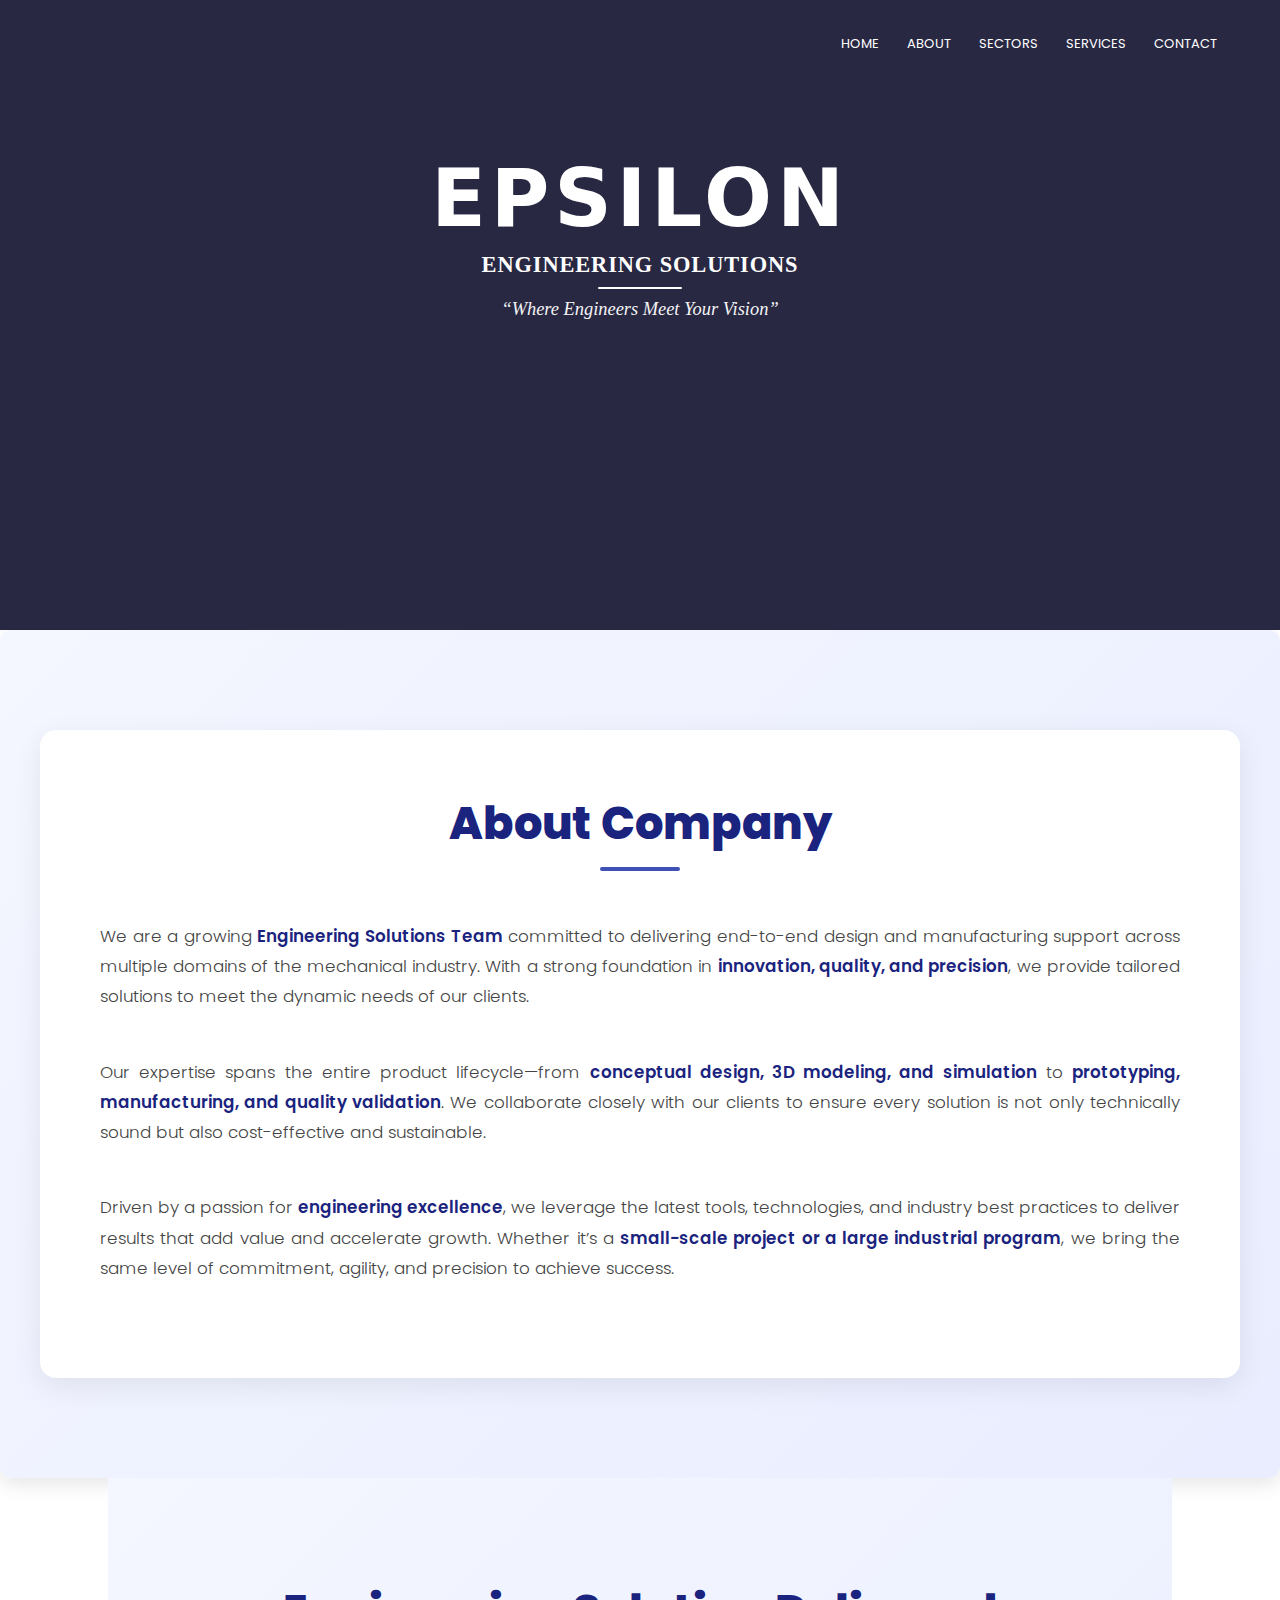
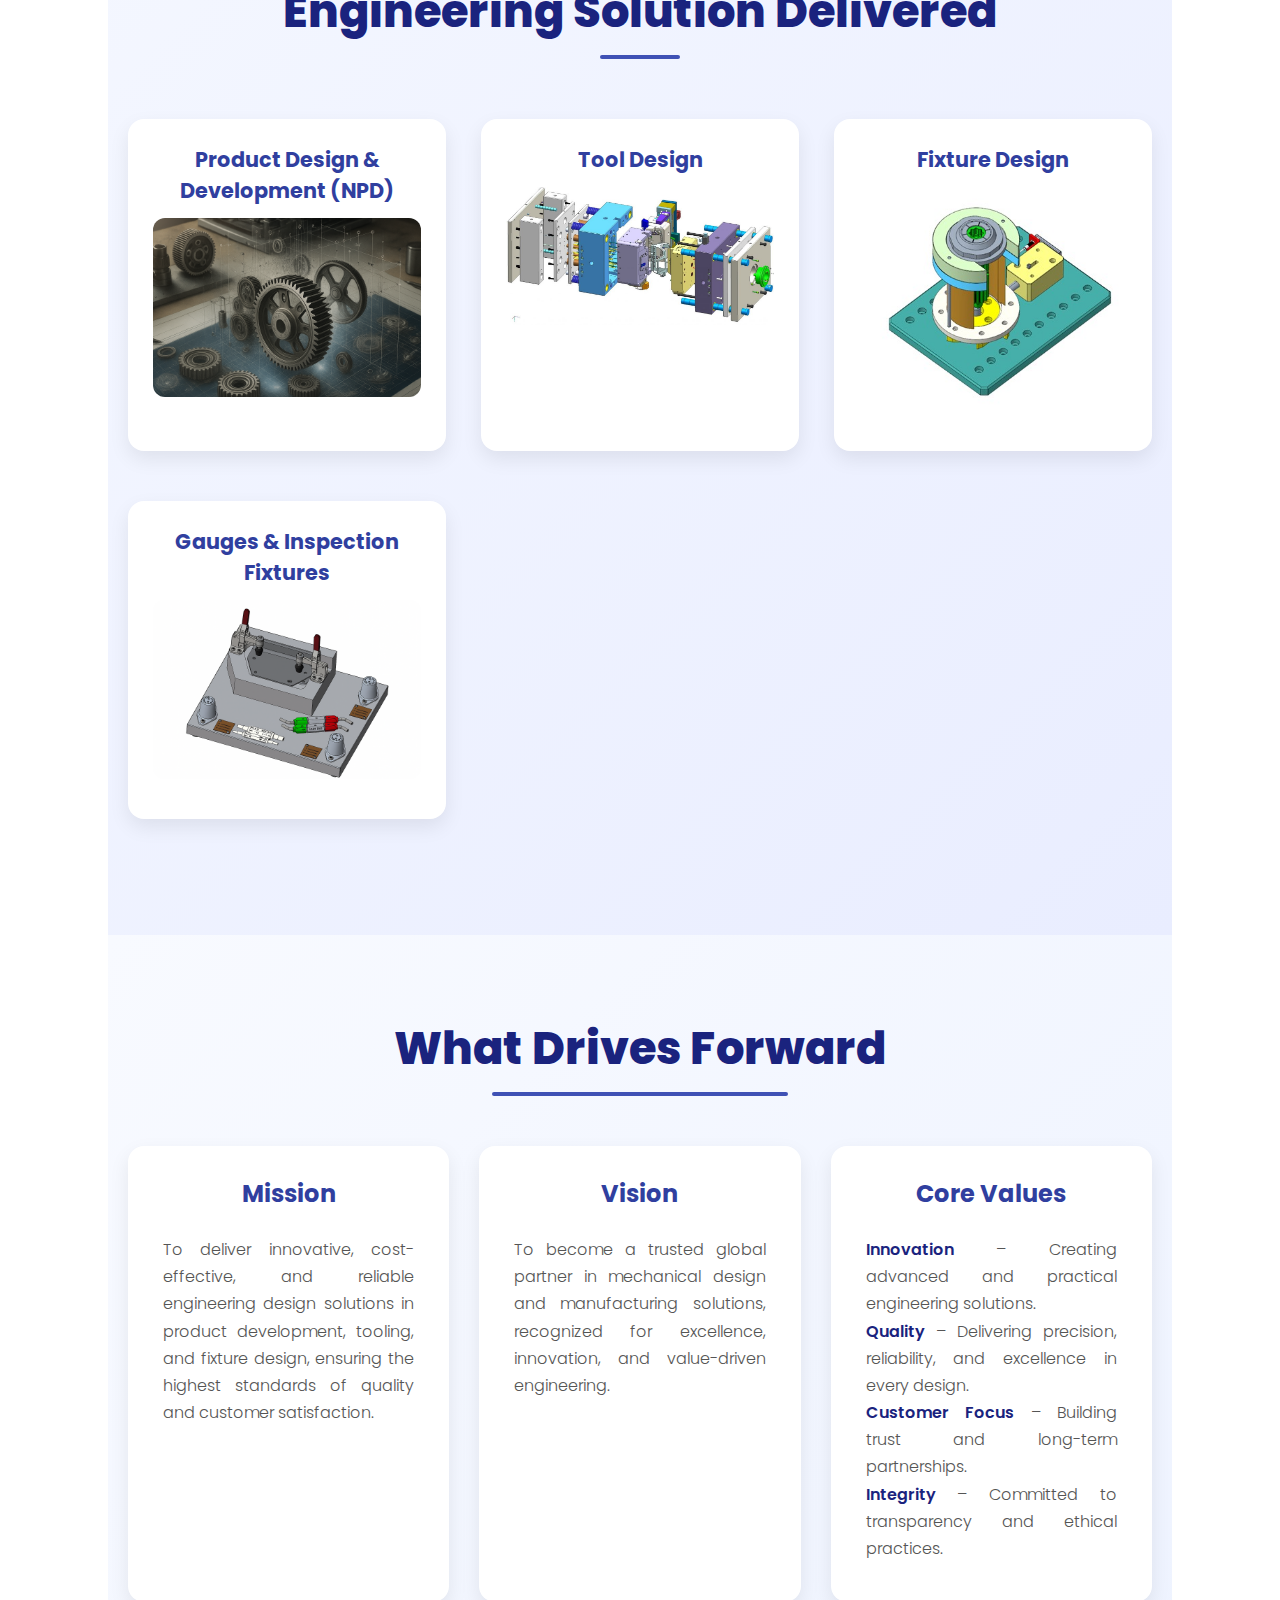
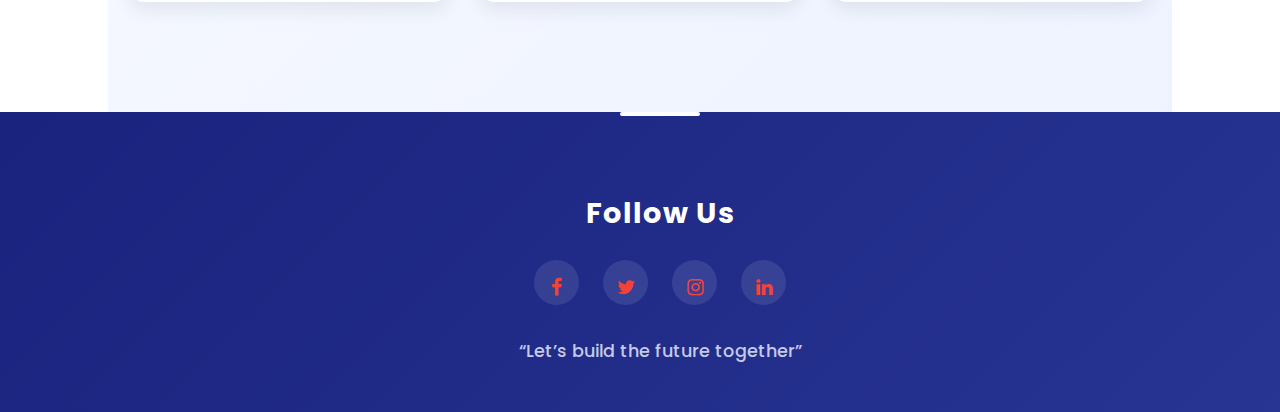
<file: index.html>
<html>

<head>
    <meta name="viewport" content="width=device-width, initial-scale=1.0">
    <title>Epsilon</title>
    <link rel="icon" type="image/jpeg" href="images/Epsilon_Single_Logo.png">

    <link rel="stylesheet" href="style.css">
    <link href="https://fonts.googleapis.com/css?family=Poppins:100,200,300,400,600,700&display=swap" rel="stylesheet">
    <link rel="stylesheet" href="https://stackpath.bootstrapcdn.com/font-awesome/4.7.0/css/font-awesome.min.css">
    <link href="https://fonts.googleapis.com/css2?family=Inter:wght@400;600;700&display=swap" rel="stylesheet">
</head>

<body>
    <section class="header">

        <nav>
            <!-- <a href="index.html"><img src="images/Epsilon_Single_Logo.png"></a> -->
            <div class="nav-links" id="navLinks">
                <i class="fa fa-close" onclick="hideMenu()"></i>
                <ul>
                    <li><a href="index.html">HOME</a></li>
                    <li><a href="about.html">ABOUT</a></li>

                    <li><a href="course.html">SECTORS</a></li>
                    <li><a href="course.html">SERVICES</a></li>

                    <li><a href="contact.html">CONTACT</a></li>
                </ul>
            </div>
            <i class="fa fa-bars" onclick="showMenu()"></i>
        </nav>
        <div class="brand-wrap">
            <div class="brand">
                <h1>EPSILON</h1>
                <h2>ENGINEERING SOLUTIONS</h2>
                <div class="rule" aria-hidden="true"></div>
                <h3 class="q">Where Engineers Meet Your Vision</h3>
            </div>
        </div>
    </section>
    <!-- <section class="about-section">
        <div class="container">
            <h1>About Company</h1>
            <p>
                We are a growing <strong>Engineering Solutions Team</strong> committed to delivering
                end-to-end design and manufacturing support across multiple domains of the mechanical industry.
                With a strong foundation in <strong>innovation, quality, and precision</strong>, we provide
                tailored solutions to meet the dynamic needs of our clients.
            </p>

            <p>
                Our expertise spans the entire product lifecycle—from
                <strong>conceptual design, 3D modeling, and simulation</strong> to
                <strong>prototyping, manufacturing, and quality validation</strong>.
                We collaborate closely with our clients to ensure every solution is not only
                technically sound but also cost-effective and sustainable.
            </p>

            <p>
                Driven by a passion for <strong>engineering excellence</strong>,
                we leverage the latest tools, technologies, and industry best practices to
                deliver results that add value and accelerate growth.
                Whether it’s a <strong>small-scale project or a large industrial program</strong>,
                we bring the same level of commitment, agility, and precision to achieve success.
            </p>


        </div>
    </section> -->
<section class="about-section">
  <div class="container">
    <h1>About Company</h1>

    <p>
      We are a growing <strong>Engineering Solutions Team</strong> committed to delivering
      end-to-end design and manufacturing support across multiple domains of the mechanical industry.
      With a strong foundation in <strong>innovation, quality, and precision</strong>, we provide
      tailored solutions to meet the dynamic needs of our clients.
    </p>

    <p>
      Our expertise spans the entire product lifecycle—from
      <strong>conceptual design, 3D modeling, and simulation</strong> to
      <strong>prototyping, manufacturing, and quality validation</strong>.
      We collaborate closely with our clients to ensure every solution is not only
      technically sound but also cost-effective and sustainable.
    </p>

    <p>
      Driven by a passion for <strong>engineering excellence</strong>,
      we leverage the latest tools, technologies, and industry best practices to
      deliver results that add value and accelerate growth.
      Whether it’s a <strong>small-scale project or a large industrial program</strong>,
      we bring the same level of commitment, agility, and precision to achieve success.
    </p>
  </div>
</section>

    <!---------- course ----------->

  

    <section class="course">
  <h1>Engineering Solution Delivered</h1>
  <div class="row">
    <div class="course-col">
      <h3>Product Design & Development (NPD)</h3>
      <img src="images/NPD.png" alt="Epsilon Engineering Solutions Banner">
      <p class="Description">
        Concept to prototype development,
        3D modeling & detailing,
        Design validation & optimization.
      </p>
    </div>

    <div class="course-col">
      <h3>Tool Design</h3>
      <img src="images/MOLD TOOL.jpeg" alt="Tool Design Banner">
      <p class="Description">
        Casting dies, Injection molding,
        Forming dies, Cutting dies.
      </p>
    </div>

    <div class="course-col">
      <h3>Fixture Design</h3>
      <img src="images/FIXTURE..jpeg" alt="Fixture Design Banner">
      <p class="Description">
        Machining fixture, Part holding fixture,
        Assembly fixture, Welding/bracing fixture.
      </p>
    </div>

    <div class="course-col">
      <h3>Gauges & Inspection Fixtures</h3>
      <img src="images/INSPECTION FIXTURE.png" alt="Inspection Fixtures Banner">
      <p class="Description">
        Attribute gauges, Variable gauges,
        Inspection fixtures.
      </p>
    </div>
  </div>
</section>

    <!---------- campus ---------->

    <section class="campus">
  <h1>What Drives Forward</h1>

  <div class="campus-row">
    <div class="campus-col">
      <h3>Mission</h3>
      <p>
        To deliver innovative, cost-effective, and reliable engineering design
        solutions in product development, tooling, and fixture design, ensuring
        the highest standards of quality and customer satisfaction.
      </p>
    </div>

    <div class="campus-col">
      <h3>Vision</h3>
      <p>
        To become a trusted global partner in mechanical design and manufacturing
        solutions, recognized for excellence, innovation, and value-driven
        engineering.
      </p>
    </div>

    <div class="campus-col">
      <h3>Core Values</h3>
      <p>
        <strong>Innovation</strong> – Creating advanced and practical engineering
        solutions.<br />
        <strong>Quality</strong> – Delivering precision, reliability, and
        excellence in every design.<br />
        <strong>Customer Focus</strong> – Building trust and long-term
        partnerships.<br />
        <strong>Integrity</strong> – Committed to transparency and ethical
        practices.
      </p>
    </div>
  </div>
</section>



    <!---------- Facilities ---------->

    <!-- <section class="facility">
        <h1>Our Facilities</h1> -->
    <!-- <p>Lorem ipsum dolor sit amet, consectetur adipiscing elit.</p> -->
    <!-- <div class="row">
            <div class="facility-col">
                <img src="images/library.png">
                <h3>World Class Library</h3>
                <p>Lorem ipsum dolor sit amet, consectetur adipiscing elit. Pellentesque aliquet turpis nulla.</p>
            </div>
            <div class="facility-col">
                <img src="images/basketball.png">
                <h3>Largest Play Ground</h3>
                <p>Lorem ipsum dolor sit amet, consectetur adipiscing elit. Pellentesque aliquet turpis nulla.</p>
            </div>
            <div class="facility-col">
                <img src="images/cafeteria.png">
                <h3>Tasty and Healthy Food</h3>
                <p>Lorem ipsum dolor sit amet, consectetur adipiscing elit. Pellentesque aliquet turpis nulla.</p>
            </div>
        </div> -->
    <!-- </section> -->


    <!---------- testimonials ---------->

    <!-- <section class="testimonials">
        <h1>What Our Student Says</h1>
        <p>Lorem ipsum dolor sit amet, consectetur adipiscing elit.</p>
        <div class="row">
            <div class="testimonial-col">
                <img src="images/user1.jpg">
                <div>
                    <p>Lorem ipsum dolor sit amet, consectetur adipiscing elit. Pellentesque aliquet turpis nulla,
                        eleifend faucibus est sollicitudin ut. Maecenas ut venenatis ex, et dapibus purus.</p>
                    <h3>Christine Berkley</h3>
                    <i class="fa fa-star"></i>
                    <i class="fa fa-star"></i>
                    <i class="fa fa-star"></i>
                    <i class="fa fa-star"></i>
                    <i class="fa fa-star-o"></i>
                </div>
            </div>
            <div class="testimonial-col">
                <img src="images/user2.jpg">
                <div>
                    <p>Lorem ipsum dolor sit amet, consectetur adipiscing elit. Pellentesque aliquet turpis nulla,
                        eleifend faucibus est sollicitudin ut. Maecenas ut venenatis ex, et dapibus purus.</p>
                    <h3>David Byer</h3>
                    <i class="fa fa-star"></i>
                    <i class="fa fa-star"></i>
                    <i class="fa fa-star"></i>
                    <i class="fa fa-star"></i>
                    <i class="fa fa-star-half-o"></i>
                </div>
            </div>

        </div>
    </section> -->

    <!------ Call To Action ------>

    <!-- <section class="cta">

        <h1>Enroll For Our Various Online Courses<br>Anywhere From The World</h1>
        <a href="https://" class="hero-btn">CONTACT US</a>

    </section> -->

    <!-------- footer ---------->

    <section class="footer">
  <div class="footer-content">
    <h4>Follow Us</h4>
    <div class="icons">
      <a href="#"><i class="fa fa-facebook"></i></a>
      <a href="#"><i class="fa fa-twitter"></i></a>
      <a href="#"><i class="fa fa-instagram"></i></a>
      <a href="#"><i class="fa fa-linkedin"></i></a>
    </div>

    <a href="#" class="footer-link">
      <p>“Let’s build the future together”</p>
    </a>
  </div>
</section>



    <!----JavaScript for toggle menu---->
    <script>
        var navLinks = document.getElementById("navLinks");

        function showMenu() {
            navLinks.style.right = "0";
        }

        function hideMenu() {
            navLinks.style.right = "-200px";
        }
    </script>

</body>

</html>

<style>
    .course-col p {
        display: none;
        /* hidden by default */
        margin-top: 10px;
        font-size: 14px;
        color: #333;
    }

    .course-col:hover p {
        display: block;
        /* show when hovering */
    }

    .Description {
        font-weight: bold;
    }

    .about-section {
        background: #f9f9f9;
        padding: 40px 0px;
        font-family: 'Segoe UI', Tahoma, Geneva, Verdana, sans-serif;
    }

    /* Container */
    .about-section {
        /* max-width: 1000px; */
        max-width: 1300px;
        margin: auto;
        background: #fff;
        padding: 40px;
        border-radius: 12px;
        box-shadow: 0 6px 20px rgba(0, 0, 0, 0.1);
    }

    /* Title */
    .about-section h1 {
        font-size: 2.2rem;
        color: #222;
        text-align: center;
        margin-bottom: 25px;
        position: relative;
    }

    .about-section h1::after {
        content: "";
        width: 80px;
        height: 4px;
        /* background: #0073e6; */
        display: block;
        margin: 10px auto 0;
        border-radius: 2px;
    }

    /* Paragraphs */
    .about-section p {
        font-size: 1rem;
        color: #444;
        line-height: 1.8;
        margin-bottom: 20px;
        text-align: justify;
    }

    /* Strong Emphasis */
    .about-section strong {
        color: black;
        font-weight: 600;
    }

    /* Responsive */
    @media (max-width: 768px) {
        .about-section .container {
            padding: 25px;
        }

        .about-section h1 {
            font-size: 1.8rem;
        }

        .about-section p {
            font-size: 0.95rem;
        }
    }



    /* yuvaraj */

    .campus {
  background: linear-gradient(135deg, #f8faff, #eef3ff);
  padding: 80px 20px;
  text-align: center;
  font-family: "Poppins", sans-serif;
}

.campus h1 {
  font-size: clamp(2rem, 4vw, 2.8rem);
  color: #1a237e;
  font-weight: 800;
  margin-bottom: 50px;
  position: relative;
  display: inline-block;
}

.campus h1::after {
  content: "";
  display: block;
  width: 60%;
  height: 4px;
  background: #3f51b5;
  margin: 10px auto 0;
  border-radius: 2px;
}

.campus-row {
  display: grid;
  grid-template-columns: repeat(auto-fit, minmax(300px, 1fr));
  gap: 30px;
  max-width: 1200px;
  margin: auto;
}

.campus-col {
  background: #ffffff;
  border-radius: 16px;
  padding: 30px 25px;
  box-shadow: 0 8px 20px rgba(0, 0, 0, 0.08);
  transition: all 0.3s ease;
}

.campus-col:hover {
  transform: translateY(-6px);
  box-shadow: 0 12px 28px rgba(0, 0, 0, 0.12);
}

.campus-col h3 {
  color: #303f9f;
  font-size: 1.5rem;
  margin-bottom: 15px;
  font-weight: 700;
}

.campus-col p {
  color: #555;
  font-size: 1rem;
  line-height: 1.7;
  text-align: justify;
}

.campus-col strong {
  color: #1a237e;
  font-weight: 600;
}

.footer {
  background: linear-gradient(135deg, #1a237e, #283593);
  color: #fff;
  text-align: center;
  padding: 60px 20px 40px;
  font-family: "Poppins", sans-serif;
  position: relative;
}

.footer-content {
  max-width: 800px;
  margin: 0 auto;
}

.footer h4 {
  font-size: 1.8rem;
  font-weight: 700;
  margin-bottom: 25px;
  letter-spacing: 1px;
  color: #ffffff;
}

.footer .icons {
  margin-bottom: 25px;
}

.footer .icons a {
  display: inline-block;
  margin: 0 10px;
  color: #ffffff;
  background: rgba(255, 255, 255, 0.1);
  width: 45px;
  height: 45px;
  line-height: 45px;
  border-radius: 50%;
  font-size: 1.2rem;
  transition: all 0.3s ease;
}

.footer .icons a:hover {
  background: #ffffff;
  color: #1a237e;
  transform: translateY(-4px);
}

.footer-link p {
  color: #c5cae9;
  font-size: 1.1rem;
  font-weight: 500;
  margin-top: 20px;
  transition: color 0.3s ease;
}

.footer-link p:hover {
  color: #fff;
}

.footer::before {
  content: "";
  position: absolute;
  top: 0;
  left: 50%;
  transform: translateX(-50%);
  width: 80px;
  height: 4px;
  background: #ffffff;
  border-radius: 2px;
}


.about-section {
  background: linear-gradient(135deg, #f4f7ff, #e9edff);
  padding: 100px 20px;
  font-family: "Poppins", sans-serif;
  color: #333;
}

.about-section .container {
  max-width: 1100px;
  margin: auto;
  background: #ffffff;
  padding: 60px 50px;
  border-radius: 16px;
  box-shadow: 0 8px 30px rgba(0, 0, 0, 0.08);
  transition: transform 0.3s ease, box-shadow 0.3s ease;
}

.about-section .container:hover {
  transform: translateY(-6px);
  box-shadow: 0 12px 40px rgba(0, 0, 0, 0.12);
}

.about-section h1 {
  text-align: center;
  font-size: clamp(2rem, 4vw, 2.8rem);
  color: #1a237e;
  font-weight: 800;
  margin-bottom: 40px;
  position: relative;
}

.about-section h1::after {
  content: "";
  display: block;
  width: 80px;
  height: 4px;
  background: #3f51b5;
  margin: 10px auto 0;
  border-radius: 2px;
}

.about-section p {
  font-size: 1.05rem;
  line-height: 1.8;
  margin-bottom: 25px;
  text-align: justify;
  color: #444;
}

.about-section strong {
  color: #1a237e;
  font-weight: 600;
}

@media (max-width: 768px) {
  .about-section .container {
    padding: 40px 25px;
  }

  .about-section h1 {
    font-size: 2rem;
  }

  .about-section p {
    font-size: 0.95rem;
  }
}

.course {
  background: linear-gradient(135deg, #f4f7ff, #e9edff);
  padding: 100px 20px;
  text-align: center;
  font-family: "Poppins", sans-serif;
}

.course h1 {
  font-size: clamp(2rem, 4vw, 2.8rem);
  color: #1a237e;
  font-weight: 800;
  margin-bottom: 60px;
  position: relative;
}

.course h1::after {
  content: "";
  display: block;
  width: 80px;
  height: 4px;
  background: #3f51b5;
  margin: 10px auto 0;
  border-radius: 2px;
}

.course .row {
  display: grid;
  grid-template-columns: repeat(auto-fit, minmax(260px, 1fr));
  gap: 35px;
  max-width: 1200px;
  margin: auto;
}

.course-col {
  background: #fff;
  border-radius: 16px;
  box-shadow: 0 8px 20px rgba(0, 0, 0, 0.08);
  padding: 25px;
  transition: all 0.3s ease;
}

.course-col:hover {
  transform: translateY(-8px);
  box-shadow: 0 12px 28px rgba(0, 0, 0, 0.15);
}

.course-col img {
  width: 100%;
  height: auto;
  border-radius: 12px;
  margin-bottom: 15px;
}

.course-col h3 {
  font-size: 1.3rem;
  color: #303f9f;
  margin-bottom: 12px;
  font-weight: 700;
}

.course-col .Description {
  font-size: 1rem;
  color: #555;
  line-height: 1.6;
  text-align: justify;
}

@media (max-width: 768px) {
  .course {
    padding: 60px 15px;
  }

  .course h1 {
    font-size: 2rem;
  }

  .course-col {
    padding: 20px;
  }

  .course-col .Description {
    text-align: left;
    font-size: 0.95rem;
  }
}
body {
  
  overflow-x: hidden;
}
</style>
</file>
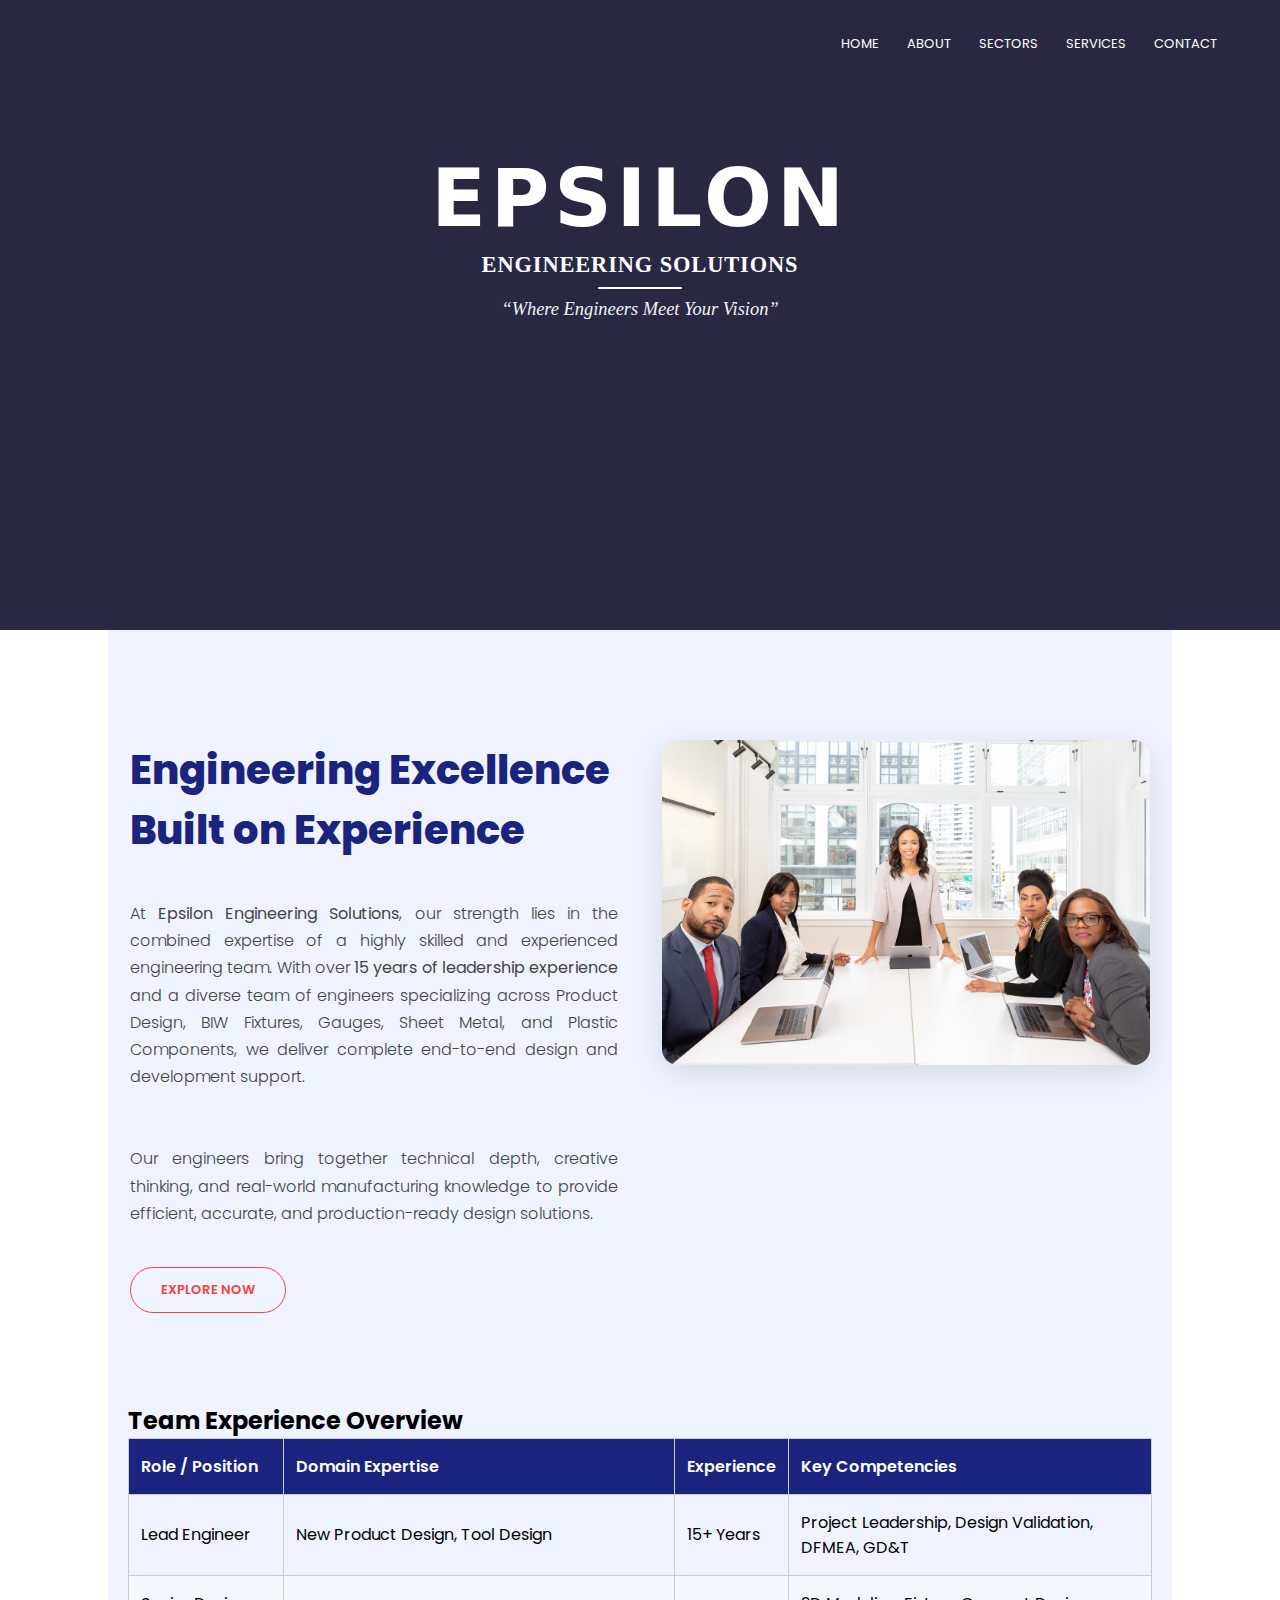
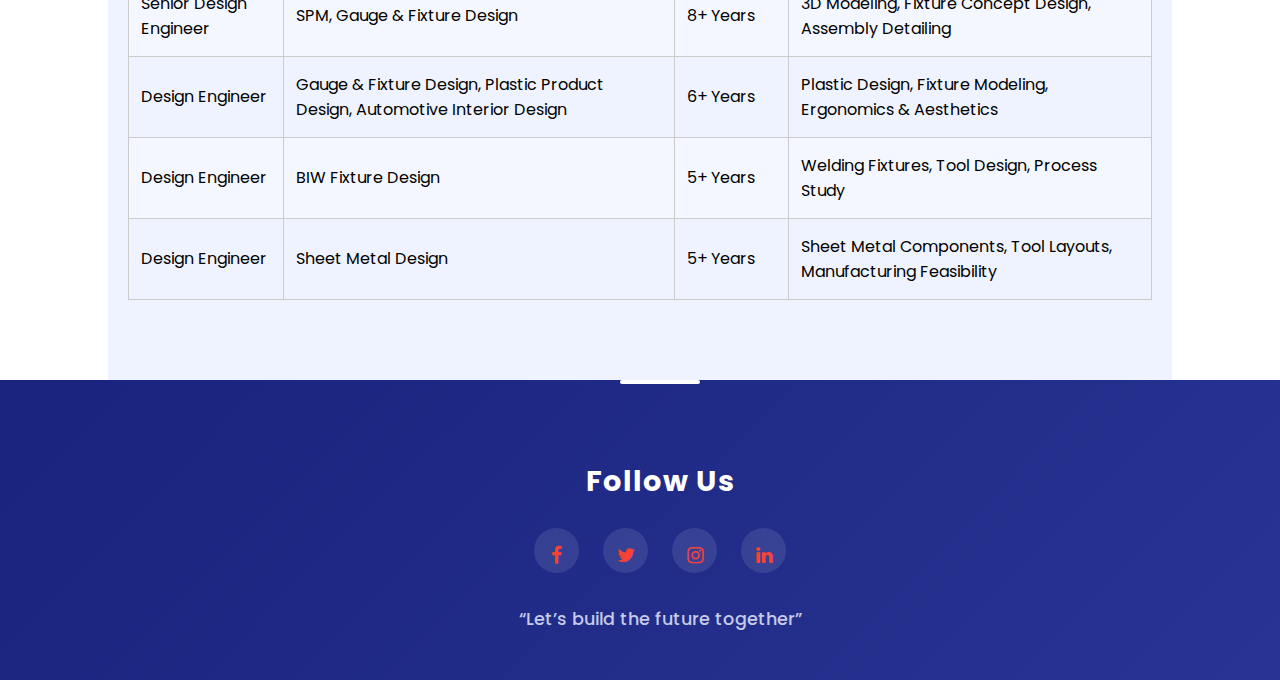
<file: about.html>
<html>
<head>
<meta name="viewport" content="width=device-width, initial-scale=1.0">
<title>Epsilon</title>
<link rel="icon" type="image/png" href="images/Epsilon_Single_Logo.png">
<link rel="stylesheet" href="style.css">
<link href="https://fonts.googleapis.com/css?family=Poppins:100,200,300,400,600,700&display=swap" rel="stylesheet">
<link rel="stylesheet" href="https://stackpath.bootstrapcdn.com/font-awesome/4.7.0/css/font-awesome.min.css"> 
</head>
<body>
 
    
    
    <section class="header">

        <nav>
            <!-- <a href="index.html"><img src="images/Epsilon_Single_Logo.png"></a> -->
            <div class="nav-links" id="navLinks">
                <i class="fa fa-close" onclick="hideMenu()"></i>
                <ul>
                    <li><a href="index.html">HOME</a></li>
                    <li><a href="about.html">ABOUT</a></li>

                    <li><a href="sector.html">SECTORS</a></li>
                    <li><a href="services.html">SERVICES</a></li>

                    <li><a href="contact.html">CONTACT</a></li>
                </ul>
            </div>
            <i class="fa fa-bars" onclick="showMenu()"></i>
        </nav>
        <div class="brand-wrap">
            <div class="brand">
                <h1>EPSILON</h1>
                <h2>ENGINEERING SOLUTIONS</h2>
                <div class="rule" aria-hidden="true"></div>
                <h3 class="q">Where Engineers Meet Your Vision</h3>
            </div>
        </div>
    </section>
<!------- about us content -------->
    
<section class="about-us">
  <div class="row">
    <!-- Left Column: Text -->
    <div class="about-col">
      <h1>Engineering Excellence Built on Experience</h1>
      <p>
        At <strong>Epsilon Engineering Solutions</strong>, our strength lies in the combined expertise of a highly skilled and experienced engineering team.
        With over <strong>15 years of leadership experience</strong> and a diverse team of engineers specializing across Product Design, BIW Fixtures, Gauges, Sheet Metal, and Plastic Components, we deliver complete end-to-end design and development support.
      </p>

      <p>
        Our engineers bring together technical depth, creative thinking, and real-world manufacturing knowledge to provide efficient, accurate, and production-ready design solutions.
      </p>

      <!-- <h2>Our Core Capabilities</h2>
      <ul>
        <li><strong>New Product Design & Development</strong> – Innovative product design from concept to production.</li>
        <li><strong>BIW & Machining Fixtures</strong> – Design and validation of high-precision fixtures for automotive and industrial use.</li>
        <li><strong>Gauges & Validation Tools</strong> – Development of checking fixtures and gauges with dimensional accuracy and process efficiency.</li>
        <li><strong>Plastic Product & Interior Design</strong> – Expertise in automotive interior components and consumer product designs.</li>
        <li><strong>Sheet Metal Design & Tooling</strong> – Design of sheet metal components and tools with optimized manufacturability.</li>
        <li><strong>CAD & Engineering Support</strong> – Using CATIA, NX, and SolidWorks for detailed modeling, drafting, and digital validation.</li>
      </ul> -->

      <a href="#" class="hero-btn red-btn">EXPLORE NOW</a>
    </div>

    <!-- Right Column: Image -->
    <div class="about-col">
      <img src="images/about.jpg" alt="Epsilon Engineering Team">
    </div>
  </div>

  <!-- Team Experience Table -->
  <div class="team-table">
    <h2>Team Experience Overview</h2>
    <div class="table-wrapper">
      <table class="team-experience">
        <thead>
          <tr>
            <th>Role / Position</th>
            <th>Domain Expertise</th>
            <th>Experience</th>
            <th>Key Competencies</th>
          </tr>
        </thead>
        <tbody>
          <tr>
            <td>Lead Engineer</td>
            <td>New Product Design, Tool Design</td>
            <td>15+ Years</td>
            <td>Project Leadership, Design Validation, DFMEA, GD&T</td>
          </tr>
          <tr>
            <td>Senior Design Engineer</td>
            <td>SPM, Gauge & Fixture Design</td>
            <td>8+ Years</td>
            <td>3D Modeling, Fixture Concept Design, Assembly Detailing</td>
          </tr>
          <tr>
            <td>Design Engineer</td>
            <td>Gauge & Fixture Design, Plastic Product Design, Automotive Interior Design</td>
            <td>6+ Years</td>
            <td>Plastic Design, Fixture Modeling, Ergonomics & Aesthetics</td>
          </tr>
          <tr>
            <td>Design Engineer</td>
            <td>BIW Fixture Design</td>
            <td>5+ Years</td>
            <td>Welding Fixtures, Tool Design, Process Study</td>
          </tr>
          <tr>
            <td>Design Engineer</td>
            <td>Sheet Metal Design</td>
            <td>5+ Years</td>
            <td>Sheet Metal Components, Tool Layouts, Manufacturing Feasibility</td>
          </tr>
        </tbody>
      </table>
    </div>
  </div>
</section>


<!-------- footer ---------->

 <section class="footer">
  <div class="footer-content">
    <h4>Follow Us</h4>
    <div class="icons">
      <a href="#"><i class="fa fa-facebook"></i></a>
      <a href="#"><i class="fa fa-twitter"></i></a>
      <a href="#"><i class="fa fa-instagram"></i></a>
      <a href="#"><i class="fa fa-linkedin"></i></a>
    </div>

    <a href="#" class="footer-link">
      <p>“Let’s build the future together”</p>
    </a>
  </div>
</section>

  
  
<!----JavaScript for toggle menu---->
<script>
    var navLinks = document.getElementById("navLinks");

    function showMenu() {
        navLinks.style.right = "0";
    }

    function hideMenu() {
        navLinks.style.right = "-200px";
    }
</script> 
    
</body>
</html>    

<style>
    .footer {
  background: linear-gradient(135deg, #1a237e, #283593);
  color: #fff;
  text-align: center;
  padding: 60px 20px 40px;
  font-family: "Poppins", sans-serif;
  position: relative;
}

.footer-content {
  max-width: 800px;
  margin: 0 auto;
}

.footer h4 {
  font-size: 1.8rem;
  font-weight: 700;
  margin-bottom: 25px;
  letter-spacing: 1px;
  color: #ffffff;
}

.footer .icons {
  margin-bottom: 25px;
}

.footer .icons a {
  display: inline-block;
  margin: 0 10px;
  color: #ffffff;
  background: rgba(255, 255, 255, 0.1);
  width: 45px;
  height: 45px;
  line-height: 45px;
  border-radius: 50%;
  font-size: 1.2rem;
  transition: all 0.3s ease;
}

.footer .icons a:hover {
  background: #ffffff;
  color: #1a237e;
  transform: translateY(-4px);
}

.footer-link p {
  color: #c5cae9;
  font-size: 1.1rem;
  font-weight: 500;
  margin-top: 20px;
  transition: color 0.3s ease;
}

.footer-link p:hover {
  color: #fff;
}

.footer::before {
  content: "";
  position: absolute;
  top: 0;
  left: 50%;
  transform: translateX(-50%);
  width: 80px;
  height: 4px;
  background: #ffffff;
  border-radius: 2px;
}

.about-us {
    background: #eef3ff;
    padding: 80px 20px;
    font-family: 'Poppins', sans-serif;
}

.about-us .row {
    display: flex;
    flex-wrap: wrap;
    justify-content: space-between;
    gap: 40px;
    max-width: 1200px;
    margin: auto;
}

.about-col {
    flex: 1 1 45%;
    min-width: 300px;
}

.about-col h1 {
    color: #1a237e;
    font-size: clamp(2rem, 4vw, 2.5rem);
    font-weight: 800;
    margin-bottom: 25px;
}

.about-col h2 {
    color: #303f9f;
    font-size: clamp(1.5rem, 2.5vw, 2rem);
    margin: 30px 0 15px;
    font-weight: 700;
}

.about-col p {
    font-size: 1rem;
    color: #444;
    line-height: 1.7;
    margin-bottom: 15px;
    text-align: justify;
}

.about-col ul {
    list-style: disc inside;
    margin-bottom: 25px;
}

.about-col ul li {
    margin-bottom: 10px;
    font-size: 1rem;
    color: #555;
}

.about-col img {
    width: 100%;
    border-radius: 16px;
    box-shadow: 0 8px 30px rgba(0,0,0,0.1);
    transition: transform 0.3s ease;
}

.about-col img:hover {
    transform: scale(1.03);
}

/* Button */
.hero-btn {
    display: inline-block;
    padding: 12px 30px;
    background: #1a237e;
    color: #fff;
    font-weight: 600;
    border-radius: 50px;
    text-decoration: none;
    transition: all 0.3s ease;
}

.hero-btn:hover {
    background: #3f51b5;
    transform: translateY(-3px);
}

.red-btn {
    background: #e53935;
}

.red-btn:hover {
    background: #f44336;
}

/* Team Table */
.team-table {
    max-width: 1200px;
    margin: 60px auto 0;
}

.table-wrapper {
    overflow-x: auto;
}

.team-experience {
    width: 100%;
    border-collapse: collapse;
    min-width: 700px;
}

.team-experience th,
.team-experience td {
    padding: 15px 12px;
    border: 1px solid #ccc;
    text-align: left;
}

.team-experience th {
    background-color: #1a237e;
    color: #fff;
    font-weight: 600;
}

.team-experience tbody tr:nth-child(even) {
    background-color: #f4f7ff;
}

.team-experience tbody tr:hover {
    background-color: #dbe3ff;
}

/* Responsive */
@media (max-width: 768px) {
    .about-us .row {
        flex-direction: column-reverse;
        text-align: center;
    }
    .about-col p, .about-col ul li {
        text-align: left;
    }
    .about-col img {
        margin-bottom: 30px;
    }
    .team-experience {
        font-size: 0.9rem;
    }
}

body {
  
overflow-x: hidden;
    overflow-y: auto;}

</style>
</file>
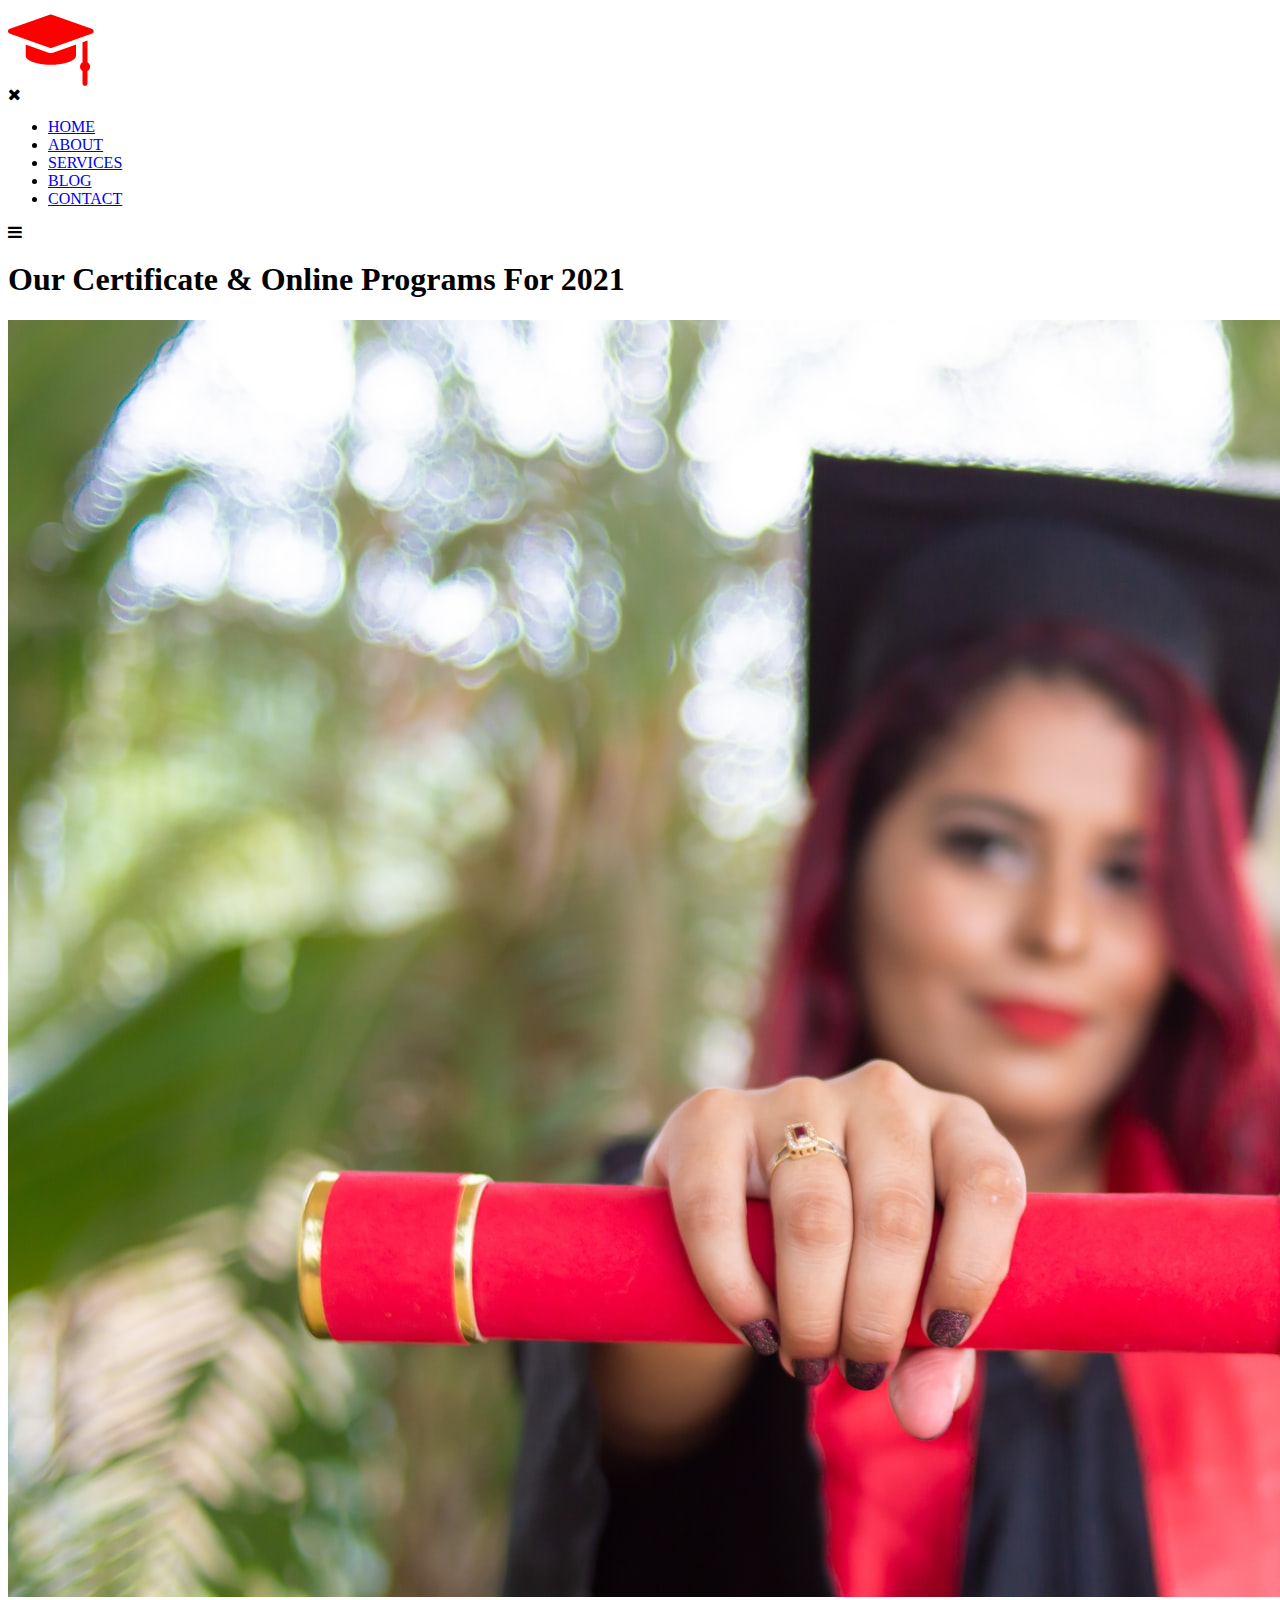
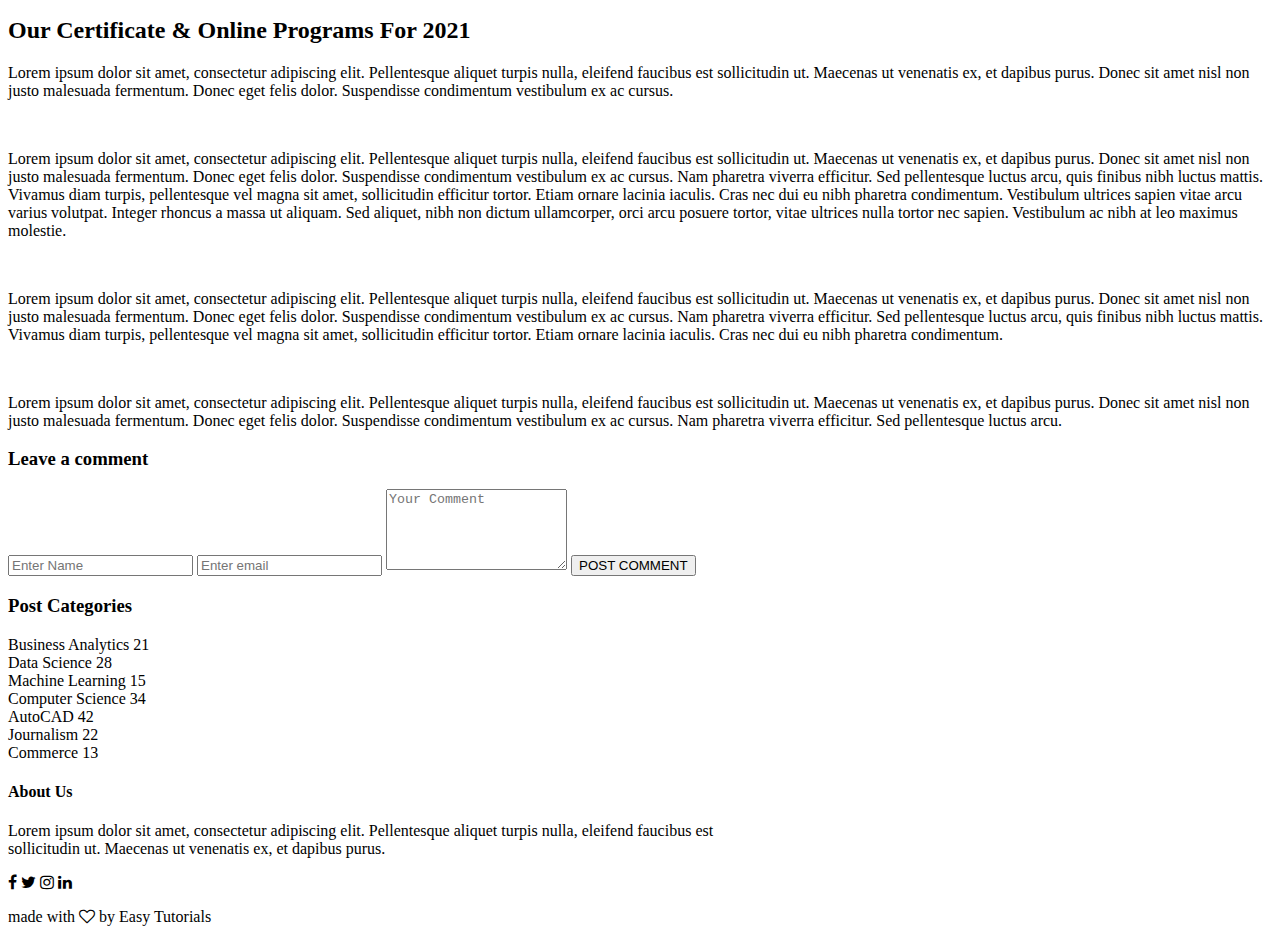
<file: blog.html>
<html>
<head>
<meta name="viewport" content="width=device-width, initial-scale=1.0">
<title>Epsilon</title>
<link rel="icon" type="image/png" href="images/Epsilon_Single_Logo.png">
<link href="https://fonts.googleapis.com/css?family=Poppins:100,200,300,400,600,700&display=swap" rel="stylesheet">
<link rel="stylesheet" href="https://stackpath.bootstrapcdn.com/font-awesome/4.7.0/css/font-awesome.min.css"> 
</head>
<body>
    <section class="sub-header">
        <nav>
            <a href="index.html"><img src="images/logo.png"></a>
            <div class="nav-links" id="navLinks">  
                <i class="fa fa-close" onclick="hideMenu()"></i>
                <ul>
                    <li><a href="index.html">HOME</a></li>
                    <li><a href="about.html">ABOUT</a></li>
                    <li><a href="course.html">SERVICES</a></li>
                    <li><a href="blog.html">BLOG</a></li>
                    <li><a href="contact.html">CONTACT</a></li>
                </ul>
            </div>
            <i class="fa fa-bars" onclick="showMenu()"></i>
        </nav>
            <h1>Our Certificate & Online Programs For 2021</h1>
    </section>
    
<!---------- Blog Page Content ---------->
    
    <section class="blog-content">
    <div class="row">
    <div class="blog-left">
        <img src="images/certificate.jpg">
        <h2>Our Certificate & Online Programs For 2021</h2>
        
        <p>Lorem ipsum dolor sit amet, consectetur adipiscing elit. Pellentesque aliquet turpis nulla, eleifend faucibus est sollicitudin ut. Maecenas ut venenatis ex, et dapibus purus. Donec sit amet nisl non justo malesuada fermentum. Donec eget felis dolor. Suspendisse condimentum vestibulum ex ac cursus.</p>
        <br>
        <p>Lorem ipsum dolor sit amet, consectetur adipiscing elit. Pellentesque aliquet turpis nulla, eleifend faucibus est sollicitudin ut. Maecenas ut venenatis ex, et dapibus purus. Donec sit amet nisl non justo malesuada fermentum. Donec eget felis dolor. Suspendisse condimentum vestibulum ex ac cursus. Nam pharetra viverra efficitur. Sed pellentesque luctus arcu, quis finibus nibh luctus mattis. Vivamus diam turpis, pellentesque vel magna sit amet, sollicitudin efficitur tortor. Etiam ornare lacinia iaculis. Cras nec dui eu nibh pharetra condimentum. Vestibulum ultrices sapien vitae arcu varius volutpat. Integer rhoncus a massa ut aliquam. Sed aliquet, nibh non dictum ullamcorper, orci arcu posuere tortor, vitae ultrices nulla tortor nec sapien. Vestibulum ac nibh at leo maximus molestie.</p>
        <br>
        <p>Lorem ipsum dolor sit amet, consectetur adipiscing elit. Pellentesque aliquet turpis nulla, eleifend faucibus est sollicitudin ut. Maecenas ut venenatis ex, et dapibus purus. Donec sit amet nisl non justo malesuada fermentum. Donec eget felis dolor. Suspendisse condimentum vestibulum ex ac cursus. Nam pharetra viverra efficitur. Sed pellentesque luctus arcu, quis finibus nibh luctus mattis. Vivamus diam turpis, pellentesque vel magna sit amet, sollicitudin efficitur tortor. Etiam ornare lacinia iaculis. Cras nec dui eu nibh pharetra condimentum.</p>
        <br>
        <p>Lorem ipsum dolor sit amet, consectetur adipiscing elit. Pellentesque aliquet turpis nulla, eleifend faucibus est sollicitudin ut. Maecenas ut venenatis ex, et dapibus purus. Donec sit amet nisl non justo malesuada fermentum. Donec eget felis dolor. Suspendisse condimentum vestibulum ex ac cursus. Nam pharetra viverra efficitur. Sed pellentesque luctus arcu.</p>
        
        <div class="comment-box">
            <h3>Leave a comment</h3>
            <form class="comment-form">
                    <input type="text" placeholder="Enter Name">
                    <input type="email" placeholder="Enter email">
                    <textarea rows="5" placeholder="Your Comment"></textarea>
                    <button type="submit" class="hero-btn red-btn">POST COMMENT</button>
            </form>
        </div>
    </div>
        
    <div class="blog-right">
        
        
            <h3>Post Categories</h3>
            <div>
                <span>Business Analytics</span>
                <span>21</span>
            </div>
            <div>
                <span>Data Science</span>
                <span>28</span>
            </div>
            <div>
                <span>Machine Learning</span>
                <span>15</span>
            </div>
            <div>
                <span>Computer Science</span>
                <span>34</span>
            </div>
            <div>
                <span>AutoCAD</span>
                <span>42</span>
            </div>
            <div>
                <span>Journalism</span>
                <span>22</span>
            </div>
            <div>
                <span>Commerce</span>
                <span>13</span>
            </div>
           
        </div> 
    
    </div>
    </section>
    
<!-------- footer ---------->

<section class="footer">
        <h4>About Us</h4>
        <p>Lorem ipsum dolor sit amet, consectetur adipiscing elit. Pellentesque aliquet turpis nulla, eleifend faucibus est<br>sollicitudin ut. Maecenas ut venenatis ex, et dapibus purus.</p>
        <div class="icons">
            <i class="fa fa-facebook"></i>
            <i class="fa fa-twitter"></i>
            <i class="fa fa-instagram"></i>
            <i class="fa fa-linkedin"></i>
        </div>
        <p>made with <i class="fa fa-heart-o"></i> by Easy Tutorials</p>
</section>    
  
  
<!----JavaScript for toggle menu---->
<script>
    var navLinks = document.getElementById("navLinks");

    function showMenu() {
        navLinks.style.right = "0";
    }

    function hideMenu() {
        navLinks.style.right = "-200px";
    }
</script> 
    
</body>
</html>
</file>
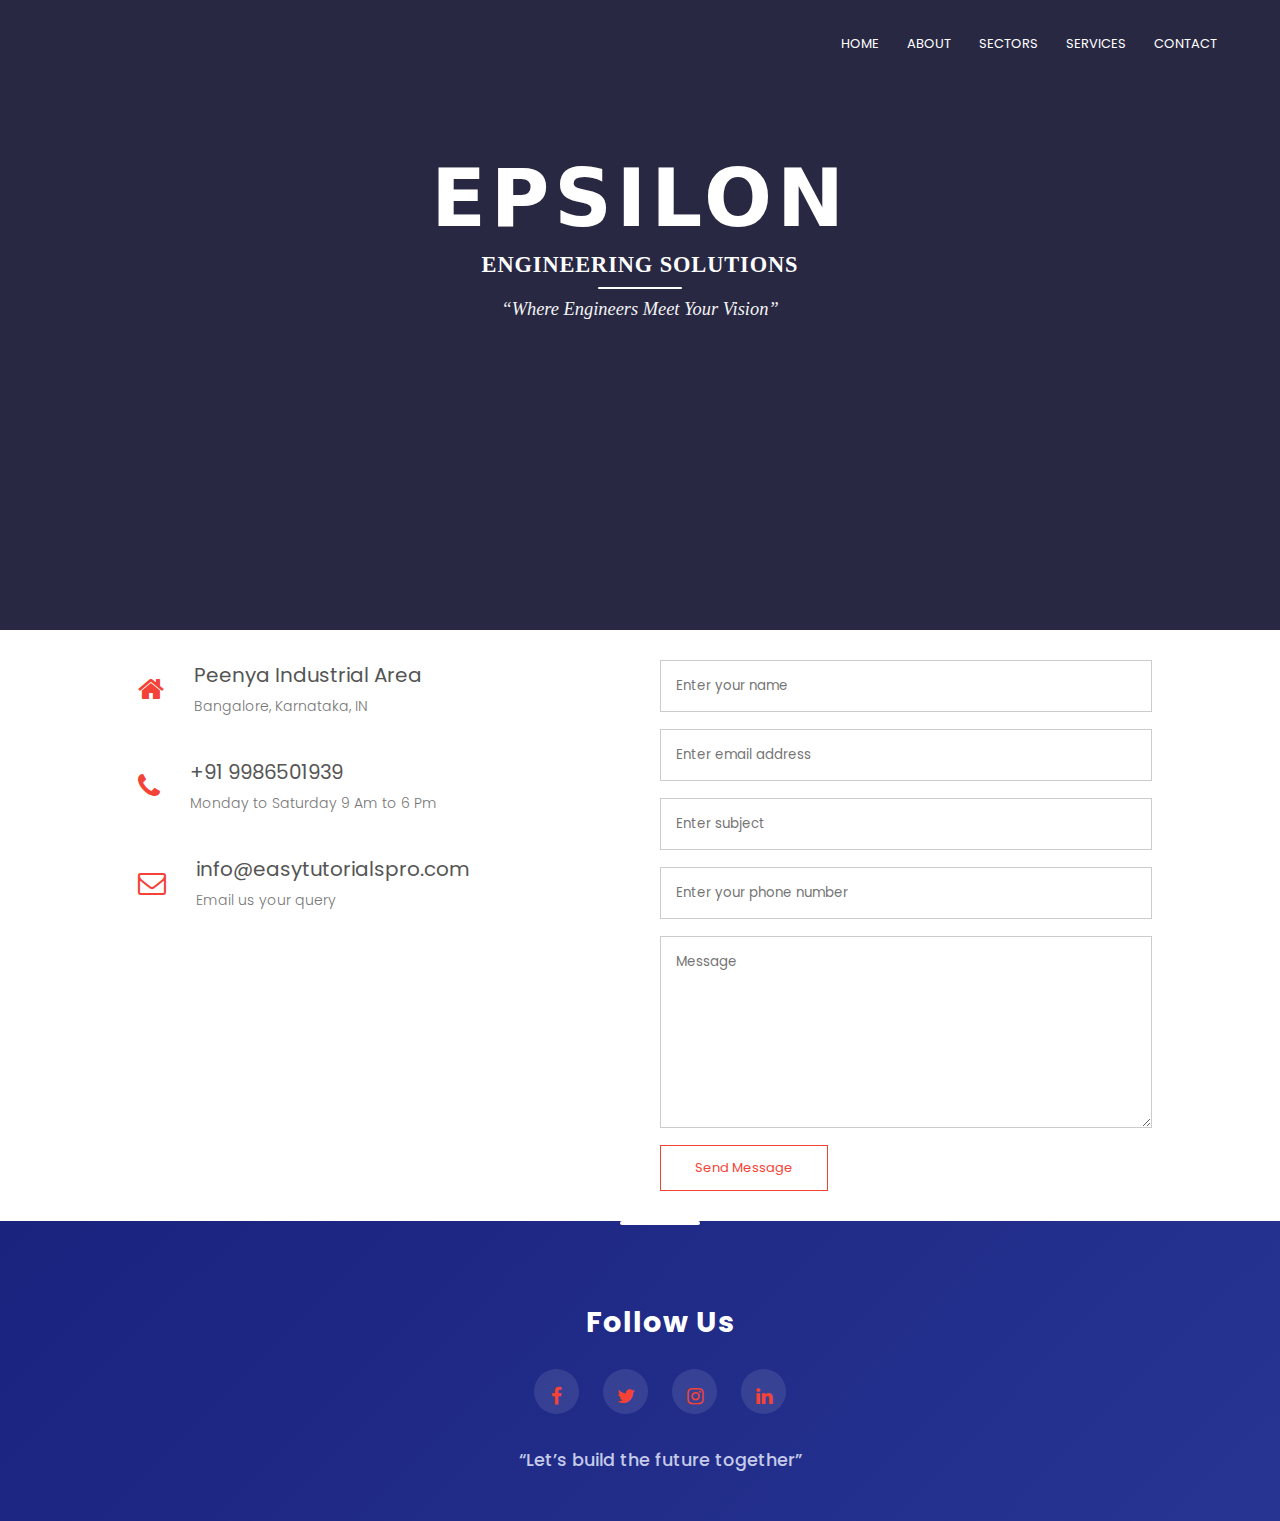
<file: contact.html>
<html>
<head>
<meta name="viewport" content="width=device-width, initial-scale=1.0">
<title>University Website Design - Easy Tutorials</title>
<link rel="stylesheet" href="style.css">
<link href="https://fonts.googleapis.com/css?family=Poppins:100,200,300,400,600,700&display=swap" rel="stylesheet">
<link rel="stylesheet" href="https://stackpath.bootstrapcdn.com/font-awesome/4.7.0/css/font-awesome.min.css"> 
</head>
<body>
   <section class="header " style="margin-bottom: 30px;">

        <nav>
            <!-- <a href="index.html"><img src="images/Epsilon_Single_Logo.png"></a> -->
            <div class="nav-links" id="navLinks">
                <i class="fa fa-close" onclick="hideMenu()"></i>
                <ul>
                 <li><a href="index.html">HOME</a></li>
                    <li><a href="about.html">ABOUT</a></li>

                    <li><a href="sector.html">SECTORS</a></li>
                    <li><a href="services.html">SERVICES</a></li>

                    <li><a href="contact.html">CONTACT</a></li>
                </ul>
            </div>
            <i class="fa fa-bars" onclick="showMenu()"></i>
        </nav>
        <div class="brand-wrap">
    <div class="brand">
      <h1>EPSILON</h1>
      <h2>ENGINEERING SOLUTIONS</h2>
      <div class="rule" aria-hidden="true"></div>
      <h3 class="q">Where Engineers Meet Your Vision</h3>

    </div>
  </div>
    </section>
    
<!------- Contact Us ------->

    
    <!-- <section class="location">
            <iframe src="https://www.google.com/maps/embed?pb=!1m18!1m12!1m3!1d3887.368144678623!2d77.55384341419037!3d13.012212417508028!2m3!1f0!2f0!3f0!3m2!1i1024!2i768!4f13.1!3m3!1m2!1s0x3bae3d7f3535d71b%3A0x660d25b66e9fb25c!2sWorld+Trade+Centre!5e0!3m2!1sen!2sin!4v1565255080367!5m2!1sen!2sin" width="720" height="445" frameborder="0" style="border:0" allowfullscreen></iframe>
    </section> -->
    
    <section class="contact-us mt-4">
            <div class="row">
                <div class="contact-col">
                   <div>
                        <i class="fa fa-home"></i>
                        <span>
                            <h5>Peenya Industrial Area</h5>
                            <p>Bangalore, Karnataka, IN</p>
                        </span>
                    </div>
                    <div>
                        <i class="fa fa-phone"></i>
                        <span>
                            <h5>+91 9986501939</h5>
                            <p>Monday to Saturday 9 Am to 6 Pm</p>
                        </span>
                    </div>
                    <div>
                        <i class="fa fa-envelope-o"></i>
                        <span>
                            <h5>info@easytutorialspro.com</h5>
                            <p>Email us your query</p>
                        </span>
                    </div>
                </div>
                <div class="contact-col">
                    <!-- <form method="post" action="contact-form-handler.php"> -->
                      <!-- <form> -->
                    <input type="text" id="name" name="name" placeholder="Enter your name" required>
                    <input type="email" id="email" name="email" placeholder="Enter email address" required>
                    <input type="text" id="subject" name="subject" placeholder="Enter subject" required>

<input type="tel" name="number" id="phone" placeholder="Enter your phone number"
       maxlength="10" pattern="\d{10}" required
       title="Enter a 10-digit phone number">
                    <textarea rows="8" name="message" id="message" placeholder="Message" required></textarea>
                    <button type="submit" class="hero-btn red-btn" onclick="sendToWhatsApp()">Send Message</button>
                    <!-- </form>  -->
                </div>
            </div>
    </section>
    
<!-------- footer ---------->


  <section class="footer">
  <div class="footer-content">
    <h4>Follow Us</h4>
    <div class="icons">
      <a href="#"><i class="fa fa-facebook"></i></a>
      <a href="#"><i class="fa fa-twitter"></i></a>
      <a href="#"><i class="fa fa-instagram"></i></a>
      <a href="#"><i class="fa fa-linkedin"></i></a>
    </div>

    <a href="#" class="footer-link">
      <p>“Let’s build the future together”</p>
    </a>
  </div>
</section>
  
<!----JavaScript for toggle menu---->
<script>
    var navLinks = document.getElementById("navLinks");

    function showMenu() {
        navLinks.style.right = "0";
    }

    function hideMenu() {
        navLinks.style.right = "-200px";
    }

   
   function sendToWhatsApp() {
      const receiver = "919986501939"; // ✅ Your WhatsApp number (no +, no spaces)
      const name = document.getElementById("name").value.trim();
      const email = document.getElementById("email").value.trim();
      const subject = document.getElementById("subject").value.trim();
      const phone = document.getElementById("phone").value.trim();
      const message = document.getElementById("message").value.trim();

      const text = `*New Contact Form Message*\n\n👤 *Name:* ${name}\n📧 *Email:* ${email}\n📞 *Phone:* ${phone}\n📝 *Subject:* ${subject}\n💬 *Message:* ${message}`;
      const encodedText = encodeURIComponent(text);

      window.open(`https://wa.me/${receiver}?text=${encodedText}`, "_blank");
    }

</script> 
    
</body>
</html>    

<style>
    .footer {
  background: linear-gradient(135deg, #1a237e, #283593);
  color: #fff;
  text-align: center;
  padding: 60px 20px 40px;
  font-family: "Poppins", sans-serif;
  position: relative;
}

.footer-content {
  max-width: 800px;
  margin: 0 auto;
}

.footer h4 {
  font-size: 1.8rem;
  font-weight: 700;
  margin-bottom: 25px;
  letter-spacing: 1px;
  color: #ffffff;
}

.footer .icons {
  margin-bottom: 25px;
}

.footer .icons a {
  display: inline-block;
  margin: 0 10px;
  color: #ffffff;
  background: rgba(255, 255, 255, 0.1);
  width: 45px;
  height: 45px;
  line-height: 45px;
  border-radius: 50%;
  font-size: 1.2rem;
  transition: all 0.3s ease;
}

.footer .icons a:hover {
  background: #ffffff;
  color: #1a237e;
  transform: translateY(-4px);
}

.footer-link p {
  color: #c5cae9;
  font-size: 1.1rem;
  font-weight: 500;
  margin-top: 20px;
  transition: color 0.3s ease;
}

.footer-link p:hover {
  color: #fff;
}

.footer::before {
  content: "";
  position: absolute;
  top: 0;
  left: 50%;
  transform: translateX(-50%);
  width: 80px;
  height: 4px;
  background: #ffffff;
  border-radius: 2px;
}
body {
  
  overflow-x: hidden;
    overflow-y: auto;

}
</style>
</file>
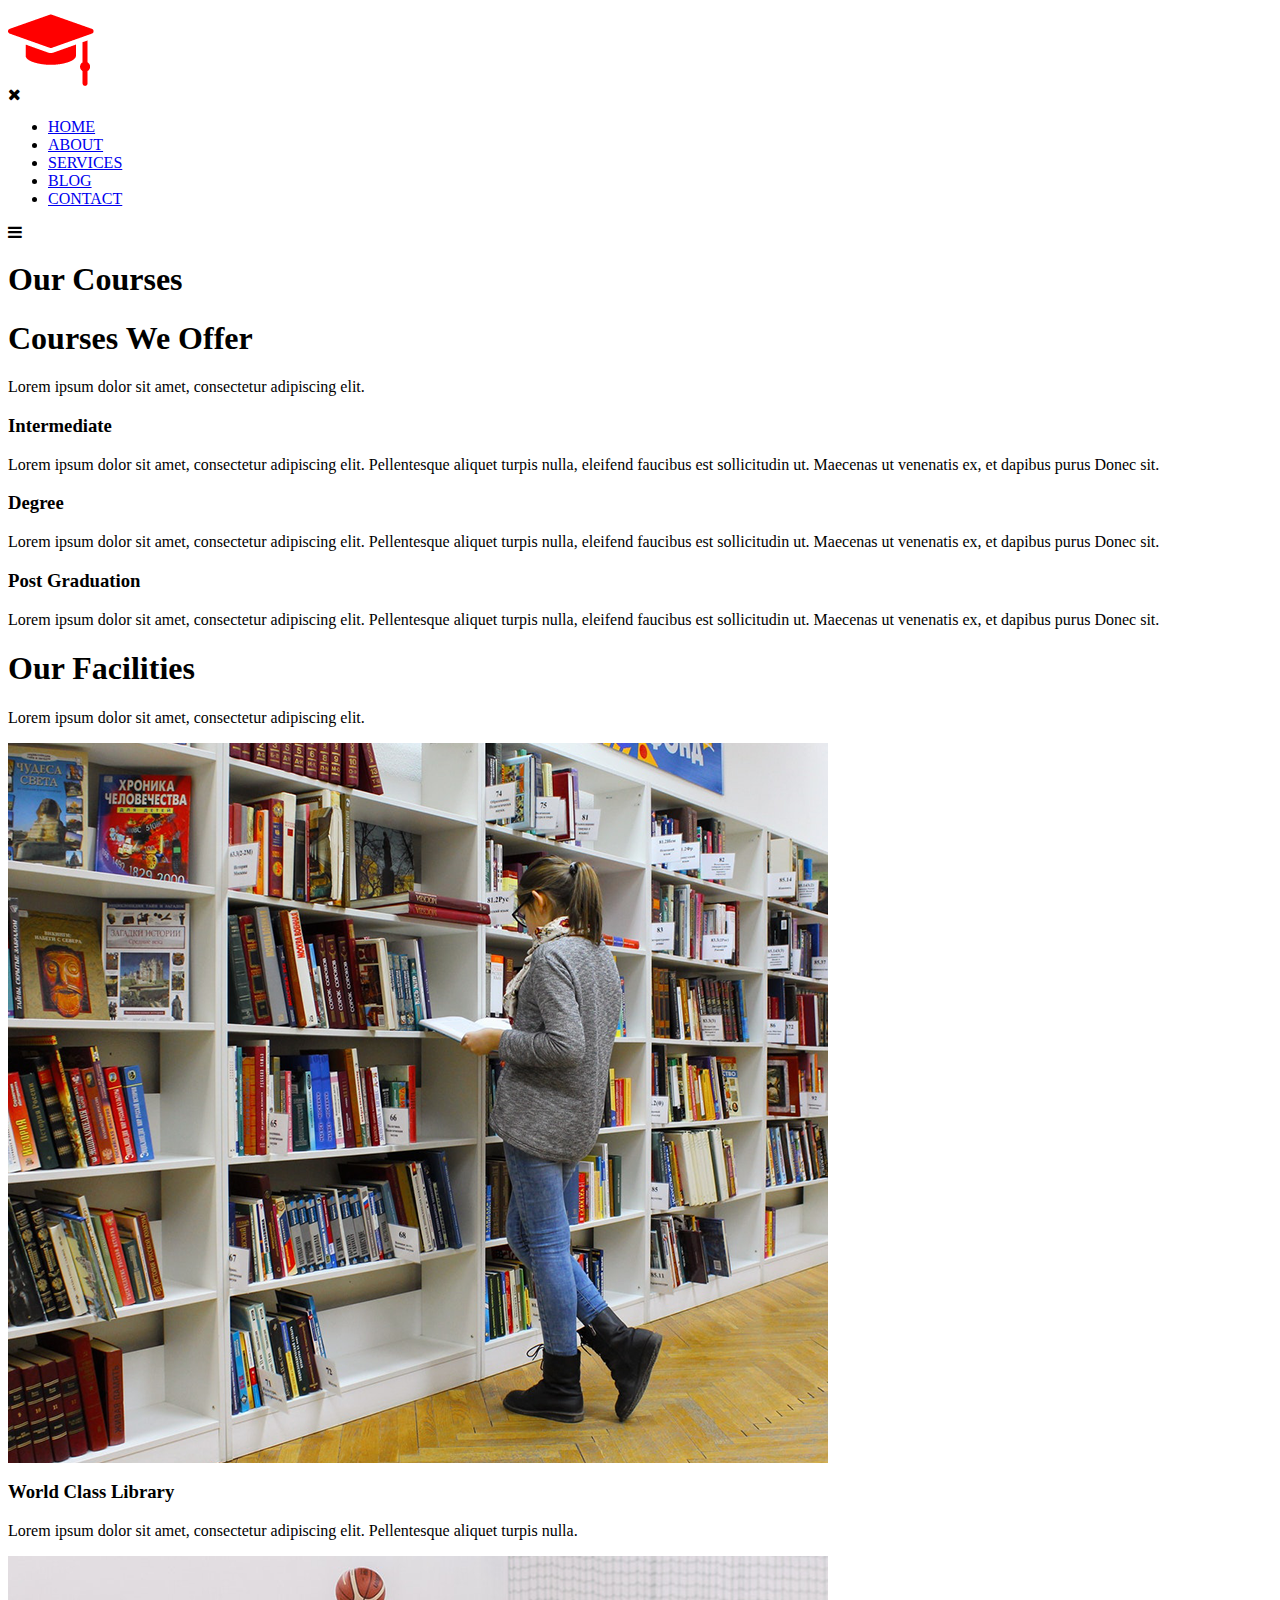
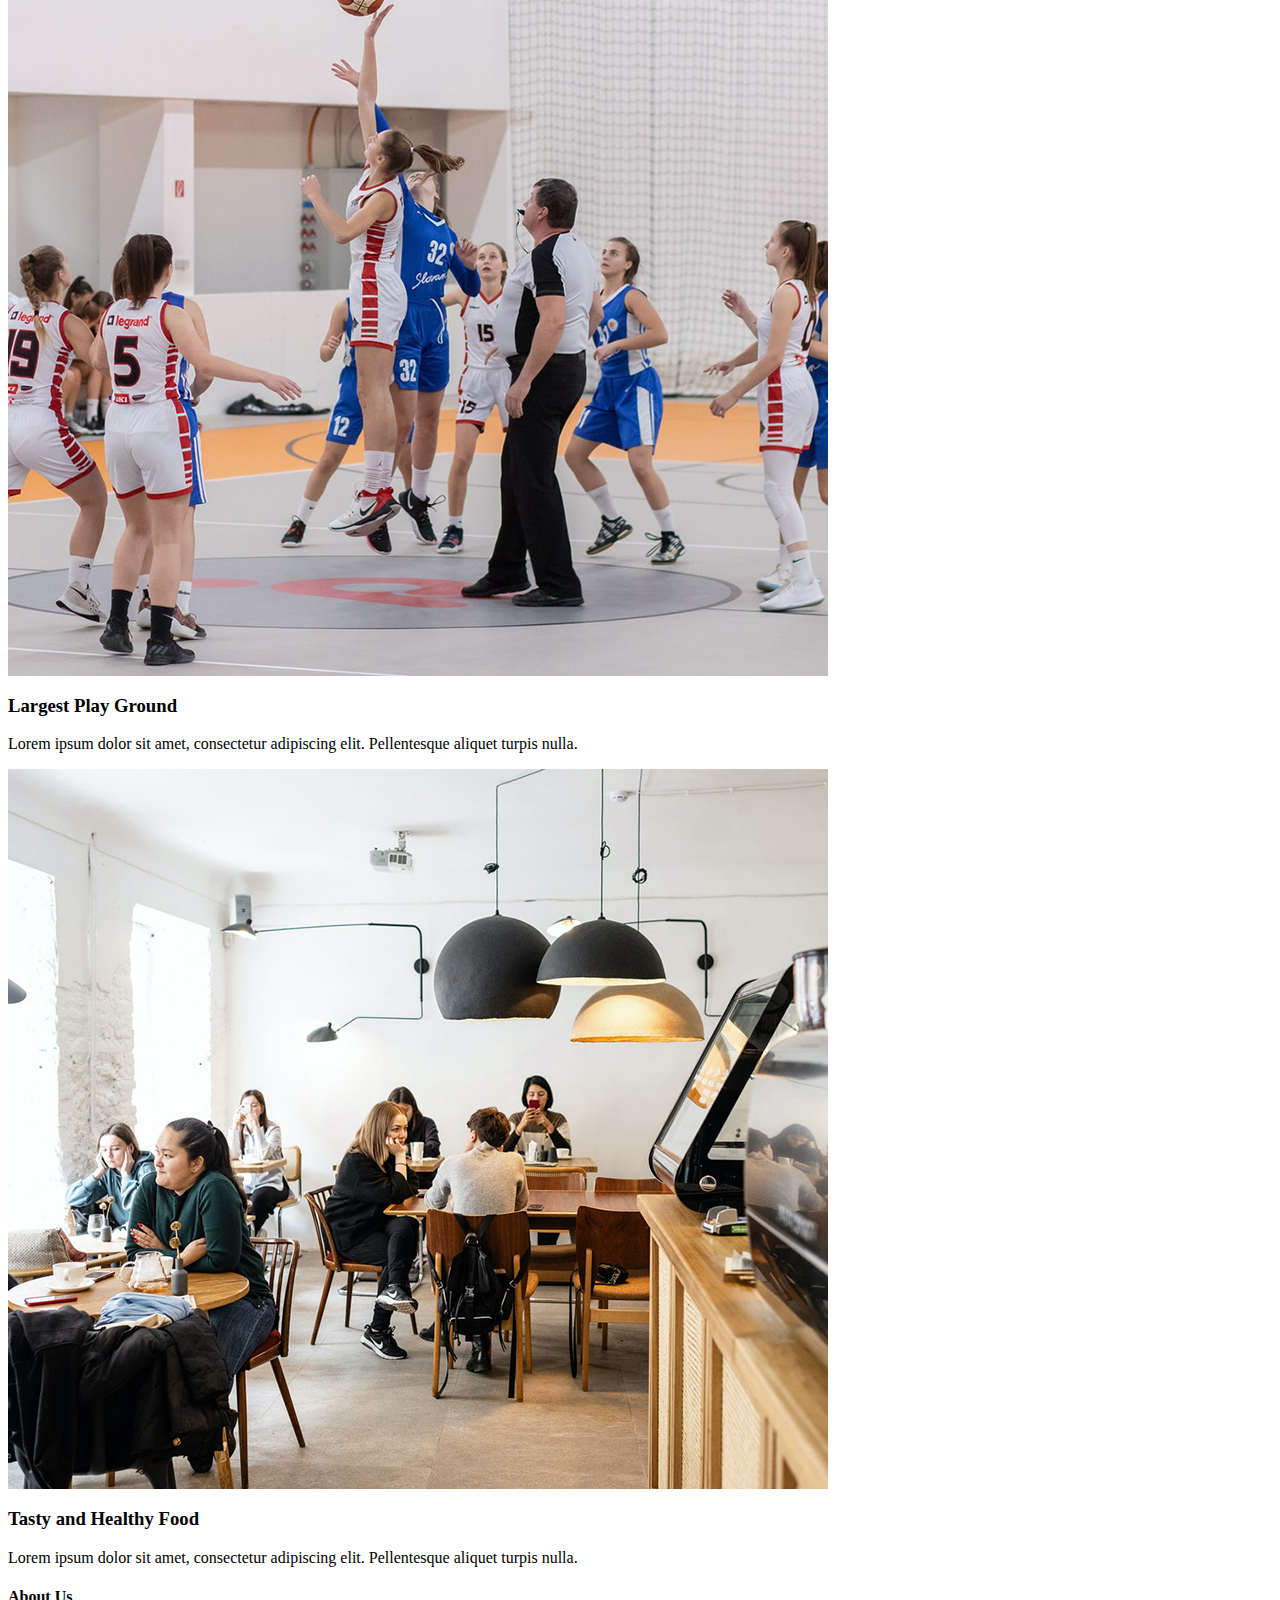
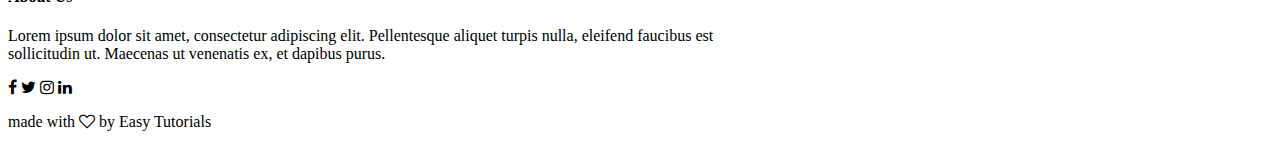
<file: course.html>
<html>
<head>
<meta name="viewport" content="width=device-width, initial-scale=1.0">
<title>Epsilon</title>
<link rel="icon" type="image/jpeg" href="images/Epsilon_Single_Logo.png">
<link href="https://fonts.googleapis.com/css?family=Poppins:100,200,300,400,600,700&display=swap" rel="stylesheet">
<link rel="stylesheet" href="https://stackpath.bootstrapcdn.com/font-awesome/4.7.0/css/font-awesome.min.css"> 
</head>
<body>
    <section class="sub-header">
        <nav>
            <a href="index.html"><img src="images/logo.png"></a>
            <div class="nav-links" id="navLinks">  
                <i class="fa fa-close" onclick="hideMenu()"></i>
                <ul>
                    <li><a href="index.html">HOME</a></li>
                    <li><a href="about.html">ABOUT</a></li>
                    <li><a href="course.html">SERVICES</a></li>
                    <li><a href="blog.html">BLOG</a></li>
                    <li><a href="contact.html">CONTACT</a></li>
                </ul>
            </div>
            <i class="fa fa-bars" onclick="showMenu()"></i>
        </nav>
            <h1>Our Courses</h1>
    </section>
    
    
<!---------- course ----------->
    
    <section class="course">
        <h1>Courses We Offer</h1>
        <p>Lorem ipsum dolor sit amet, consectetur adipiscing elit.</p>
        <div class="row">
            <div class="course-col">
                <h3>Intermediate</h3>
                <p>Lorem ipsum dolor sit amet, consectetur adipiscing elit. Pellentesque aliquet turpis nulla, eleifend faucibus est sollicitudin ut. Maecenas ut venenatis ex, et dapibus purus Donec sit.</p>
            </div>
            <div class="course-col">
                <h3>Degree</h3>
                <p>Lorem ipsum dolor sit amet, consectetur adipiscing elit. Pellentesque aliquet turpis nulla, eleifend faucibus est sollicitudin ut. Maecenas ut venenatis ex, et dapibus purus Donec sit.</p>
            </div>
            <div class="course-col">
                <h3>Post Graduation</h3>
                <p>Lorem ipsum dolor sit amet, consectetur adipiscing elit. Pellentesque aliquet turpis nulla, eleifend faucibus est sollicitudin ut. Maecenas ut venenatis ex, et dapibus purus Donec sit.</p>
            </div>
        </div>
    </section>
    
<!---------- Facilities ---------->
    
    <section class="facility">
        <h1>Our Facilities</h1>
        <p>Lorem ipsum dolor sit amet, consectetur adipiscing elit.</p>
            <div class="row">
                <div class="facility-col">
                    <img src="images/library.png">
                    <h3>World Class Library</h3>
                    <p>Lorem ipsum dolor sit amet, consectetur adipiscing elit. Pellentesque aliquet turpis nulla.</p>
                </div>
                <div class="facility-col">
                    <img src="images/basketball.png">
                    <h3>Largest Play Ground</h3>
                    <p>Lorem ipsum dolor sit amet, consectetur adipiscing elit. Pellentesque aliquet turpis nulla.</p>
                </div>
                <div class="facility-col">
                    <img src="images/cafeteria.png">
                    <h3>Tasty and Healthy Food</h3>
                    <p>Lorem ipsum dolor sit amet, consectetur adipiscing elit. Pellentesque aliquet turpis nulla.</p>
                </div>
            </div>
    </section>
    
<!-------- footer ---------->

<section class="footer">
        <h4>About Us</h4>
        <p>Lorem ipsum dolor sit amet, consectetur adipiscing elit. Pellentesque aliquet turpis nulla, eleifend faucibus est<br>sollicitudin ut. Maecenas ut venenatis ex, et dapibus purus.</p>
        <div class="icons">
            <i class="fa fa-facebook"></i>
            <i class="fa fa-twitter"></i>
            <i class="fa fa-instagram"></i>
            <i class="fa fa-linkedin"></i>
        </div>
        <p>made with <i class="fa fa-heart-o"></i> by Easy Tutorials</p>
</section>    
  
  
<!----JavaScript for toggle menu---->
<script>
    var navLinks = document.getElementById("navLinks");

    function showMenu() {
        navLinks.style.right = "0";
    }

    function hideMenu() {
        navLinks.style.right = "-200px";
    }
</script>  
    
</body>
</html>
</file>
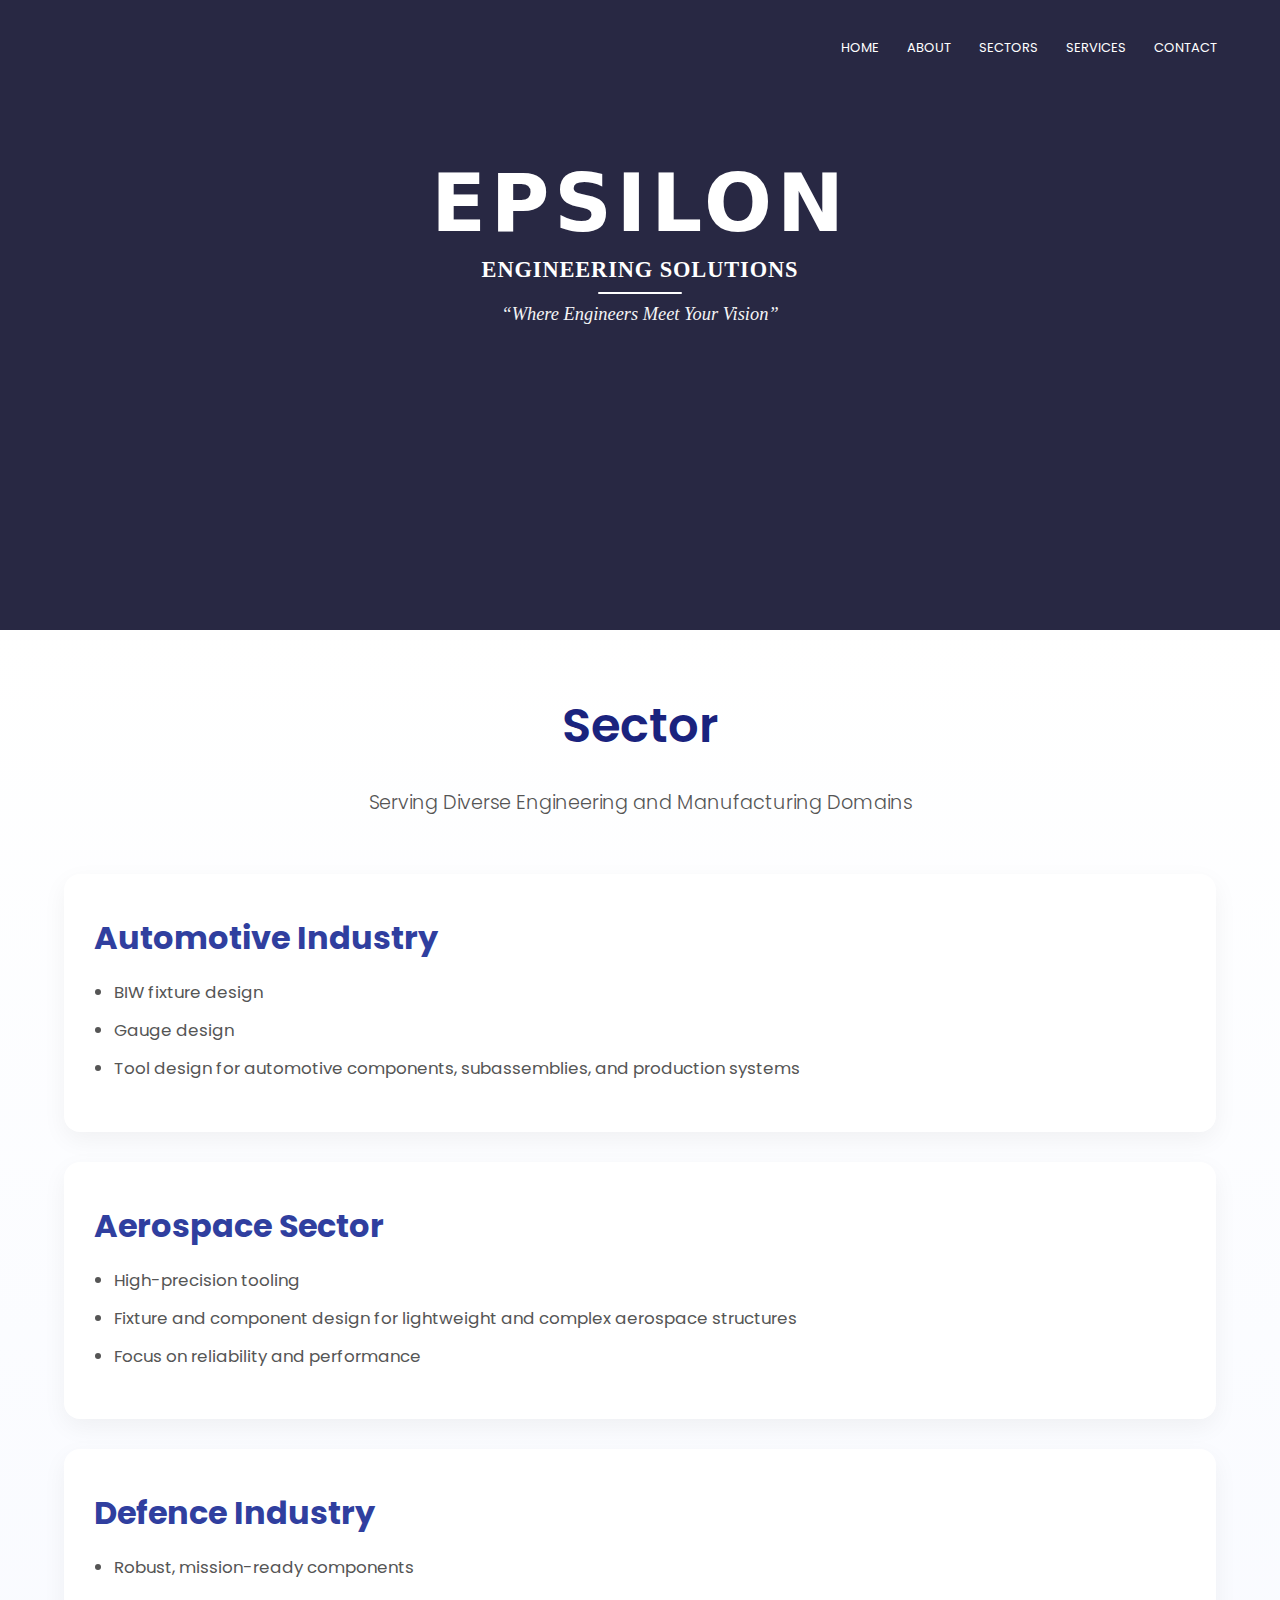
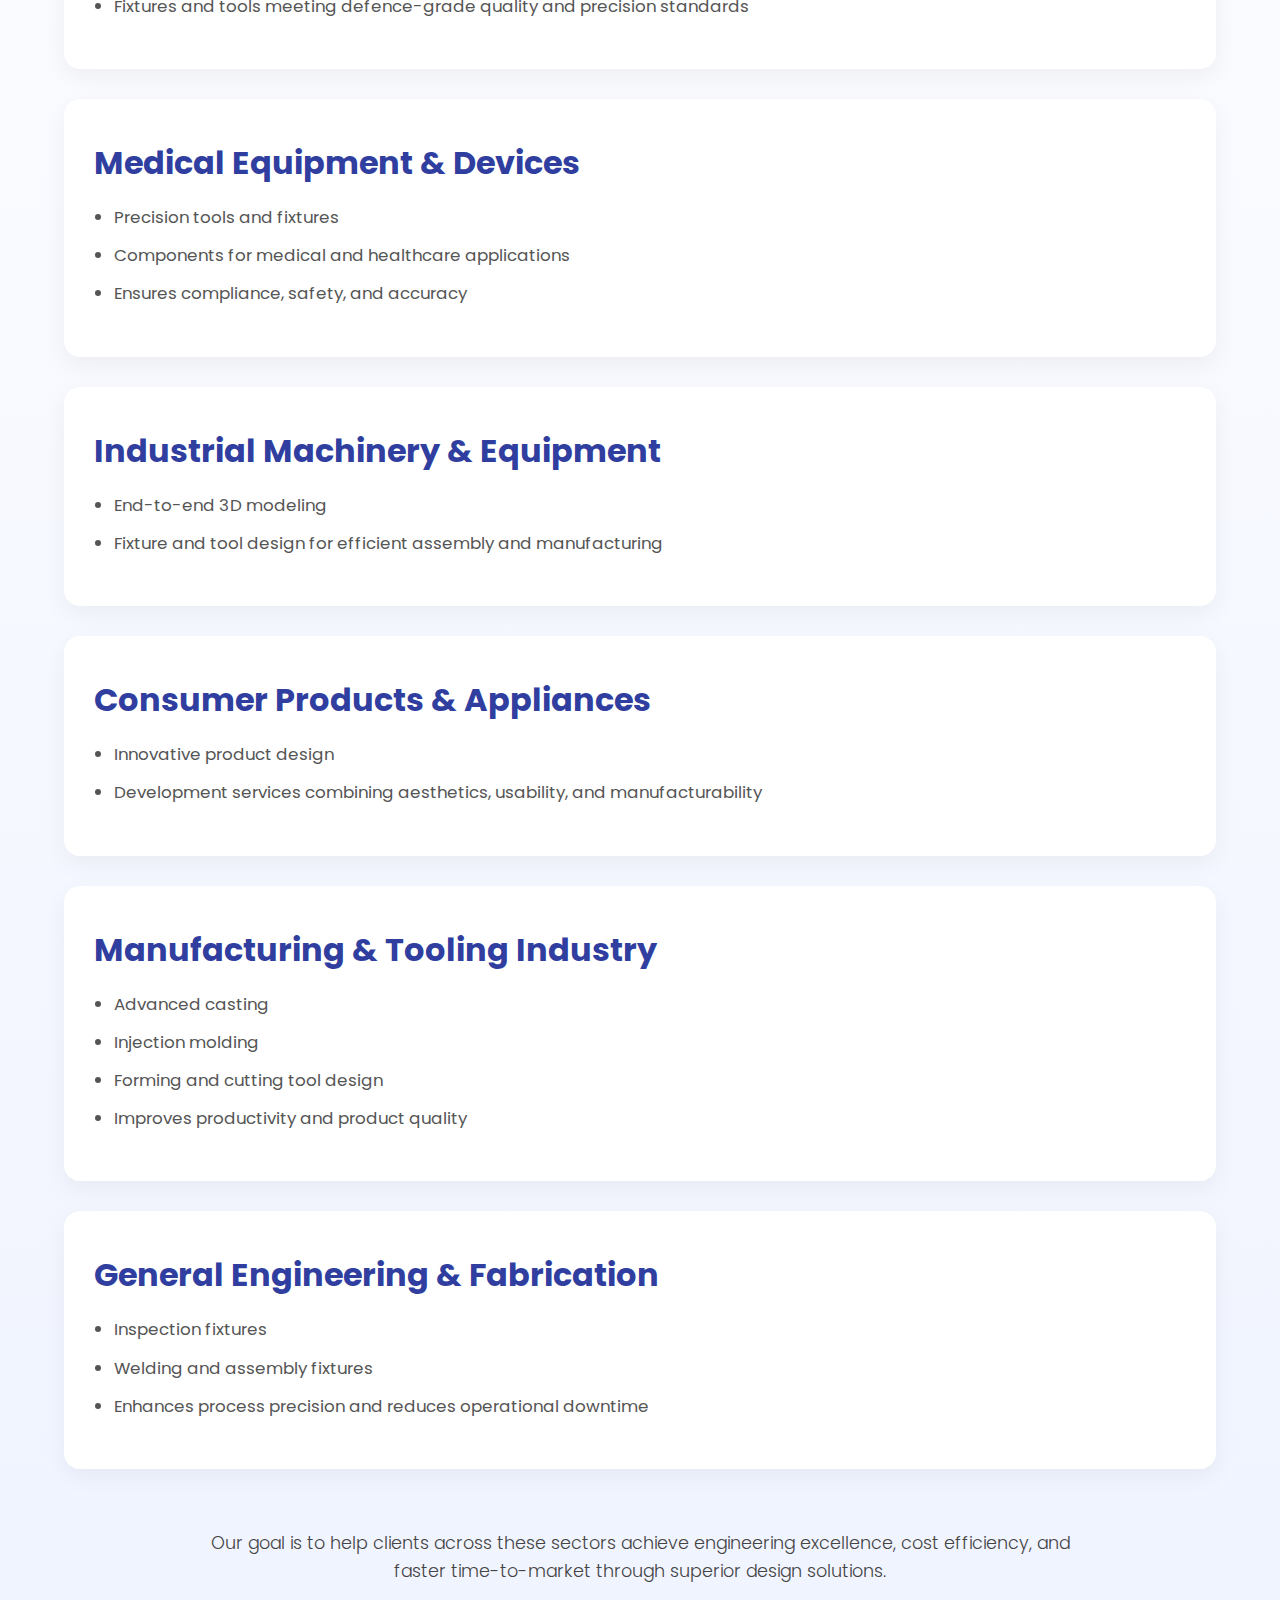
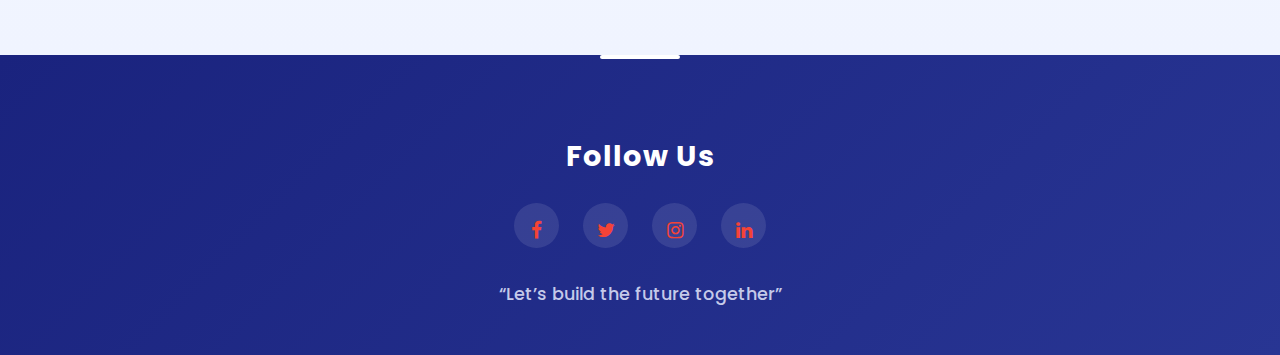
<file: sector.html>
<!DOCTYPE html>
<html lang="en">
<head>
  <meta charset="UTF-8" />
  <meta name="viewport" content="width=device-width, initial-scale=1.0"/>
  <title>Sectors | Epsilon</title>
  
     <link rel="stylesheet" href="style.css">
    <link href="https://fonts.googleapis.com/css?family=Poppins:100,200,300,400,600,700&display=swap" rel="stylesheet">
    <link rel="stylesheet" href="https://stackpath.bootstrapcdn.com/font-awesome/4.7.0/css/font-awesome.min.css">
    <link href="https://fonts.googleapis.com/css2?family=Inter:wght@400;600;700&display=swap" rel="stylesheet">
</head>
<body>
       <section class="header section-spacing">

        <nav>
            <!-- <a href="index.html"><img src="images/Epsilon_Single_Logo.png"></a> -->
            <div class="nav-links" id="navLinks">
                <i class="fa fa-close" onclick="hideMenu()"></i>
                <ul>
                        <li><a href="index.html">HOME</a></li> 
                    <li><a href="about.html">ABOUT</a></li>

                    <li><a href="sector.html">SECTORS</a></li>
                    <li><a href="services.html">SERVICES</a></li>

                    <li><a href="contact.html">CONTACT</a></li>
                </ul>
            </div>
            <i class="fa fa-bars" onclick="showMenu()"></i>
        </nav>
        <div class="brand-wrap">
            <div class="brand">
                <h1>EPSILON</h1>
                <h2>ENGINEERING SOLUTIONS</h2>
                <div class="rule" aria-hidden="true"></div>
                <h3 class="q">Where Engineers Meet Your Vision</h3>
            </div>
        </div>
    </section>
  <section class="sector-page">
    <h1>Sector</h1>
    <p class="intro">Serving Diverse Engineering and Manufacturing Domains</p>

    <div class="sector-block">
      <h2>Automotive Industry</h2>
      <ul>
        <li>BIW fixture design</li>
        <li>Gauge design</li>
        <li>Tool design for automotive components, subassemblies, and production systems</li>
      </ul>
    </div>

    <div class="sector-block">
      <h2>Aerospace Sector</h2>
      <ul>
        <li>High-precision tooling</li>
        <li>Fixture and component design for lightweight and complex aerospace structures</li>
        <li>Focus on reliability and performance</li>
      </ul>
    </div>

    <div class="sector-block">
      <h2>Defence Industry</h2>
      <ul>
        <li>Robust, mission-ready components</li>
        <li>Fixtures and tools meeting defence-grade quality and precision standards</li>
      </ul>
    </div>

    <div class="sector-block">
      <h2>Medical Equipment & Devices</h2>
      <ul>
        <li>Precision tools and fixtures</li>
        <li>Components for medical and healthcare applications</li>
        <li>Ensures compliance, safety, and accuracy</li>
      </ul>
    </div>

    <div class="sector-block">
      <h2>Industrial Machinery & Equipment</h2>
      <ul>
        <li>End-to-end 3D modeling</li>
        <li>Fixture and tool design for efficient assembly and manufacturing</li>
      </ul>
    </div>

    <div class="sector-block">
      <h2>Consumer Products & Appliances</h2>
      <ul>
        <li>Innovative product design</li>
        <li>Development services combining aesthetics, usability, and manufacturability</li>
      </ul>
    </div>

    <div class="sector-block">
      <h2>Manufacturing & Tooling Industry</h2>
      <ul>
        <li>Advanced casting</li>
        <li>Injection molding</li>
        <li>Forming and cutting tool design</li>
        <li>Improves productivity and product quality</li>
      </ul>
    </div>

    <div class="sector-block">
      <h2>General Engineering & Fabrication</h2>
      <ul>
        <li>Inspection fixtures</li>
        <li>Welding and assembly fixtures</li>
        <li>Enhances process precision and reduces operational downtime</li>
      </ul>
    </div>

    <p class="goal">
      Our goal is to help clients across these sectors achieve engineering excellence, cost efficiency, and faster time-to-market through superior design solutions.
    </p>
  </section>
      <section class="footer section-spacing">
  <div class="footer-content">
    <h4>Follow Us</h4>
    <div class="icons">
      <a href="#"><i class="fa fa-facebook"></i></a>
      <a href="#"><i class="fa fa-twitter"></i></a>
      <a href="#"><i class="fa fa-instagram"></i></a>
      <a href="#"><i class="fa fa-linkedin"></i></a>
    </div>

    <a href="#" class="footer-link">
      <p>“Let’s build the future together”</p>
    </a>
  </div>
</section>

</body>
</html>
 <style>
    * {
      box-sizing: border-box;
      margin: 0;
      padding: 0;
    }

    body {
      font-family: "Poppins", sans-serif;
      background: #f4f6f8;
      color: #333;
    }

    .sector-page {
      width: 100%;
      min-height: 100vh;
      padding: 60px 5vw;
      background: linear-gradient(to bottom, #ffffff, #f0f4ff);
    }

    .sector-page h1 {
      font-size: 3rem;
      color: #1a237e;
      text-align: center;
      margin-bottom: 20px;
    }

    .intro {
      text-align: center;
      font-size: 1.2rem;
      margin-bottom: 50px;
      color: #555;
    }

    .sector-block {
      background: #ffffff;
      padding: 40px 30px;
      margin-bottom: 30px;
      border-radius: 16px;
      box-shadow: 0 8px 24px rgba(0, 0, 0, 0.05);
      transition: transform 0.3s ease;
    }

    .sector-block:hover {
      transform: translateY(-4px);
    }

    .sector-block h2 {
      font-size: 2rem;
      color: #303f9f;
      margin-bottom: 15px;
    }

    .sector-block ul {
      padding-left: 20px;
      list-style-type: disc;
    }

    .sector-block li {
      font-size: 1.05rem;
      color: #555;
      line-height: 1.8;
      margin-bottom: 8px;
    }

    .goal {
      font-size: 1.1rem;
      color: #444;
      text-align: center;
      margin-top: 50px;
      line-height: 1.6;
      max-width: 900px;
      margin-left: auto;
      margin-right: auto;
    }

    @media (max-width: 768px) {
      .sector-page {
        padding: 40px 20px;
      }

      .sector-block h2 {
        font-size: 1.5rem;
      }

      .sector-block li,
      .goal {
        font-size: 1rem;
      }
    }


    .footer {
  background: linear-gradient(135deg, #1a237e, #283593);
  color: #fff;
  text-align: center;
  padding: 60px 20px 40px;
  font-family: "Poppins", sans-serif;
  position: relative;
}

.footer-content {
  max-width: 800px;
  margin: 0 auto;
}

.footer h4 {
  font-size: 1.8rem;
  font-weight: 700;
  margin-bottom: 25px;
  letter-spacing: 1px;
  color: #ffffff;
}

.footer .icons {
  margin-bottom: 25px;
}

.footer .icons a {
  display: inline-block;
  margin: 0 10px;
  color: #ffffff;
  background: rgba(255, 255, 255, 0.1);
  width: 45px;
  height: 45px;
  line-height: 45px;
  border-radius: 50%;
  font-size: 1.2rem;
  transition: all 0.3s ease;
}

.footer .icons a:hover {
  background: #ffffff;
  color: #1a237e;
  transform: translateY(-4px);
}

.footer-link p {
  color: #c5cae9;
  font-size: 1.1rem;
  font-weight: 500;
  margin-top: 20px;
  transition: color 0.3s ease;
}

.footer-link p:hover {
  color: #fff;
}

.footer::before {
  content: "";
  position: absolute;
  top: 0;
  left: 50%;
  transform: translateX(-50%);
  width: 80px;
  height: 4px;
  background: #ffffff;
  border-radius: 2px;
}


  </style>
</file>
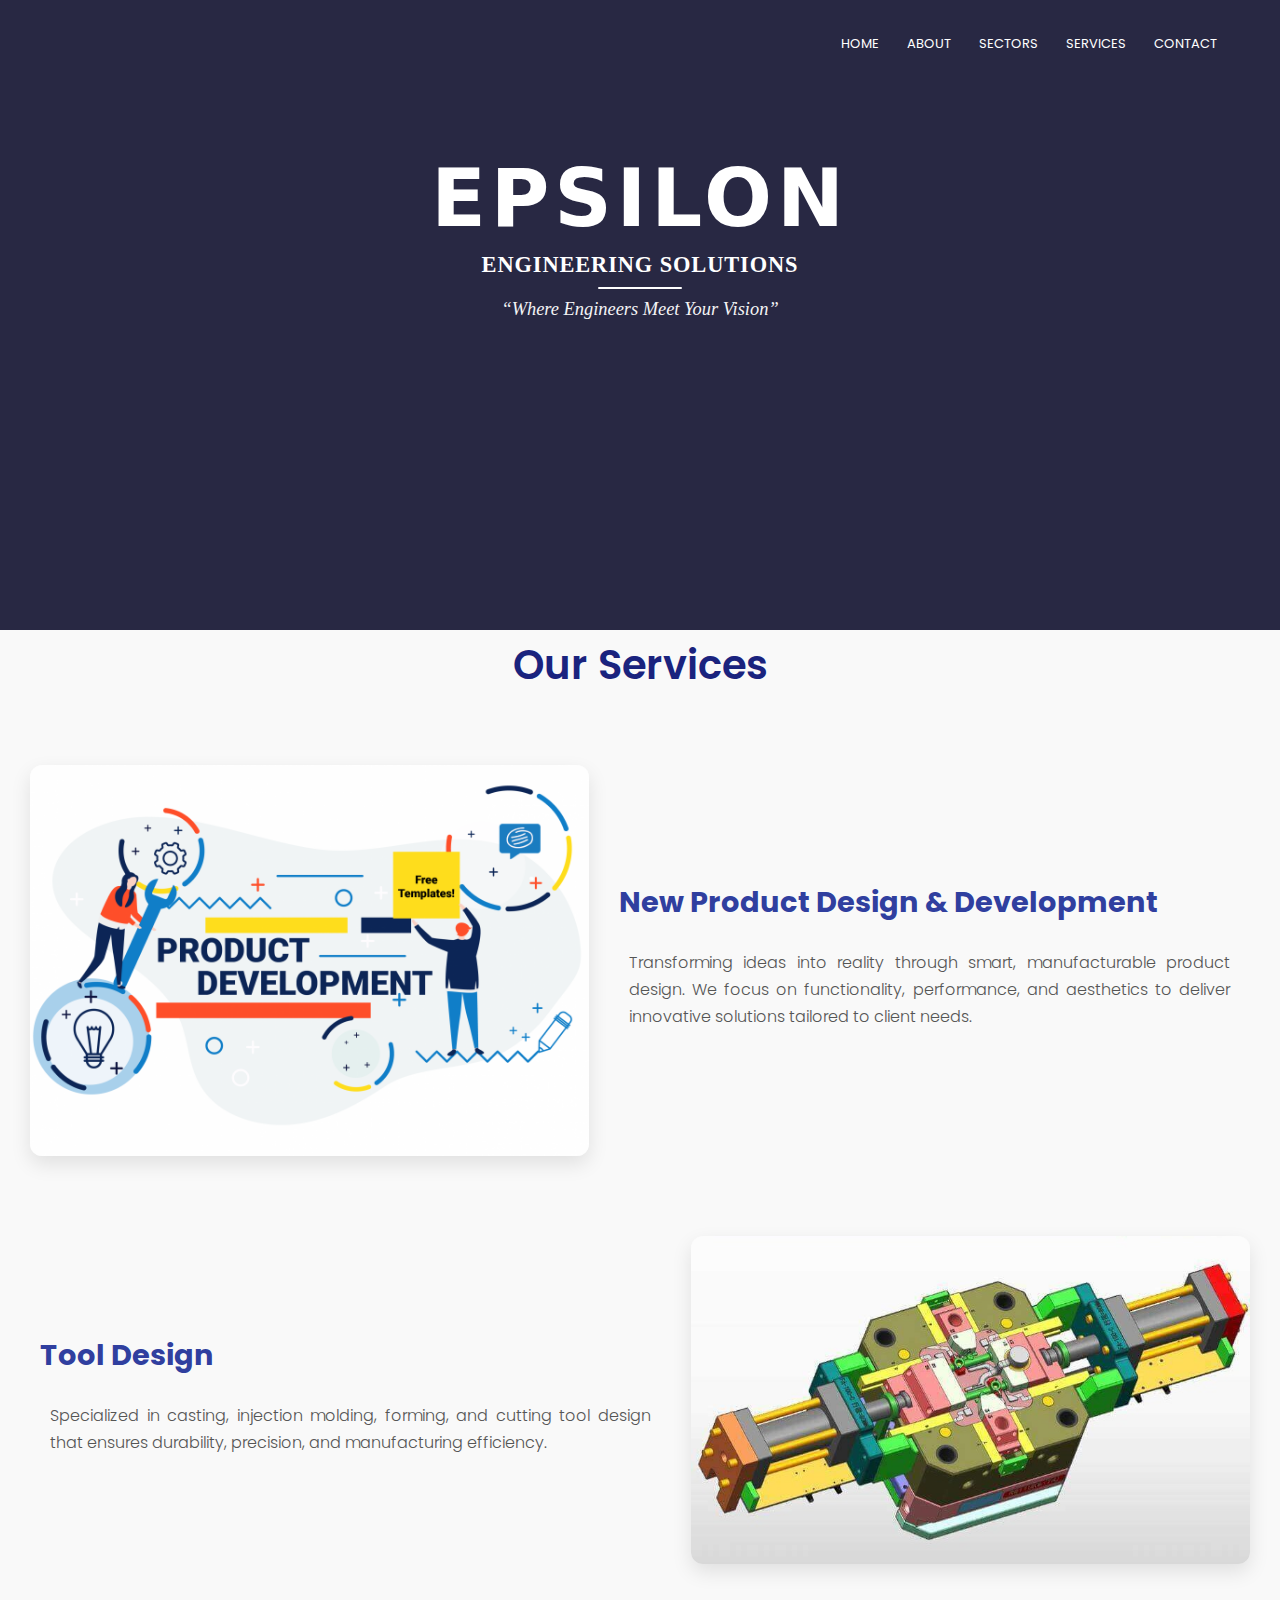
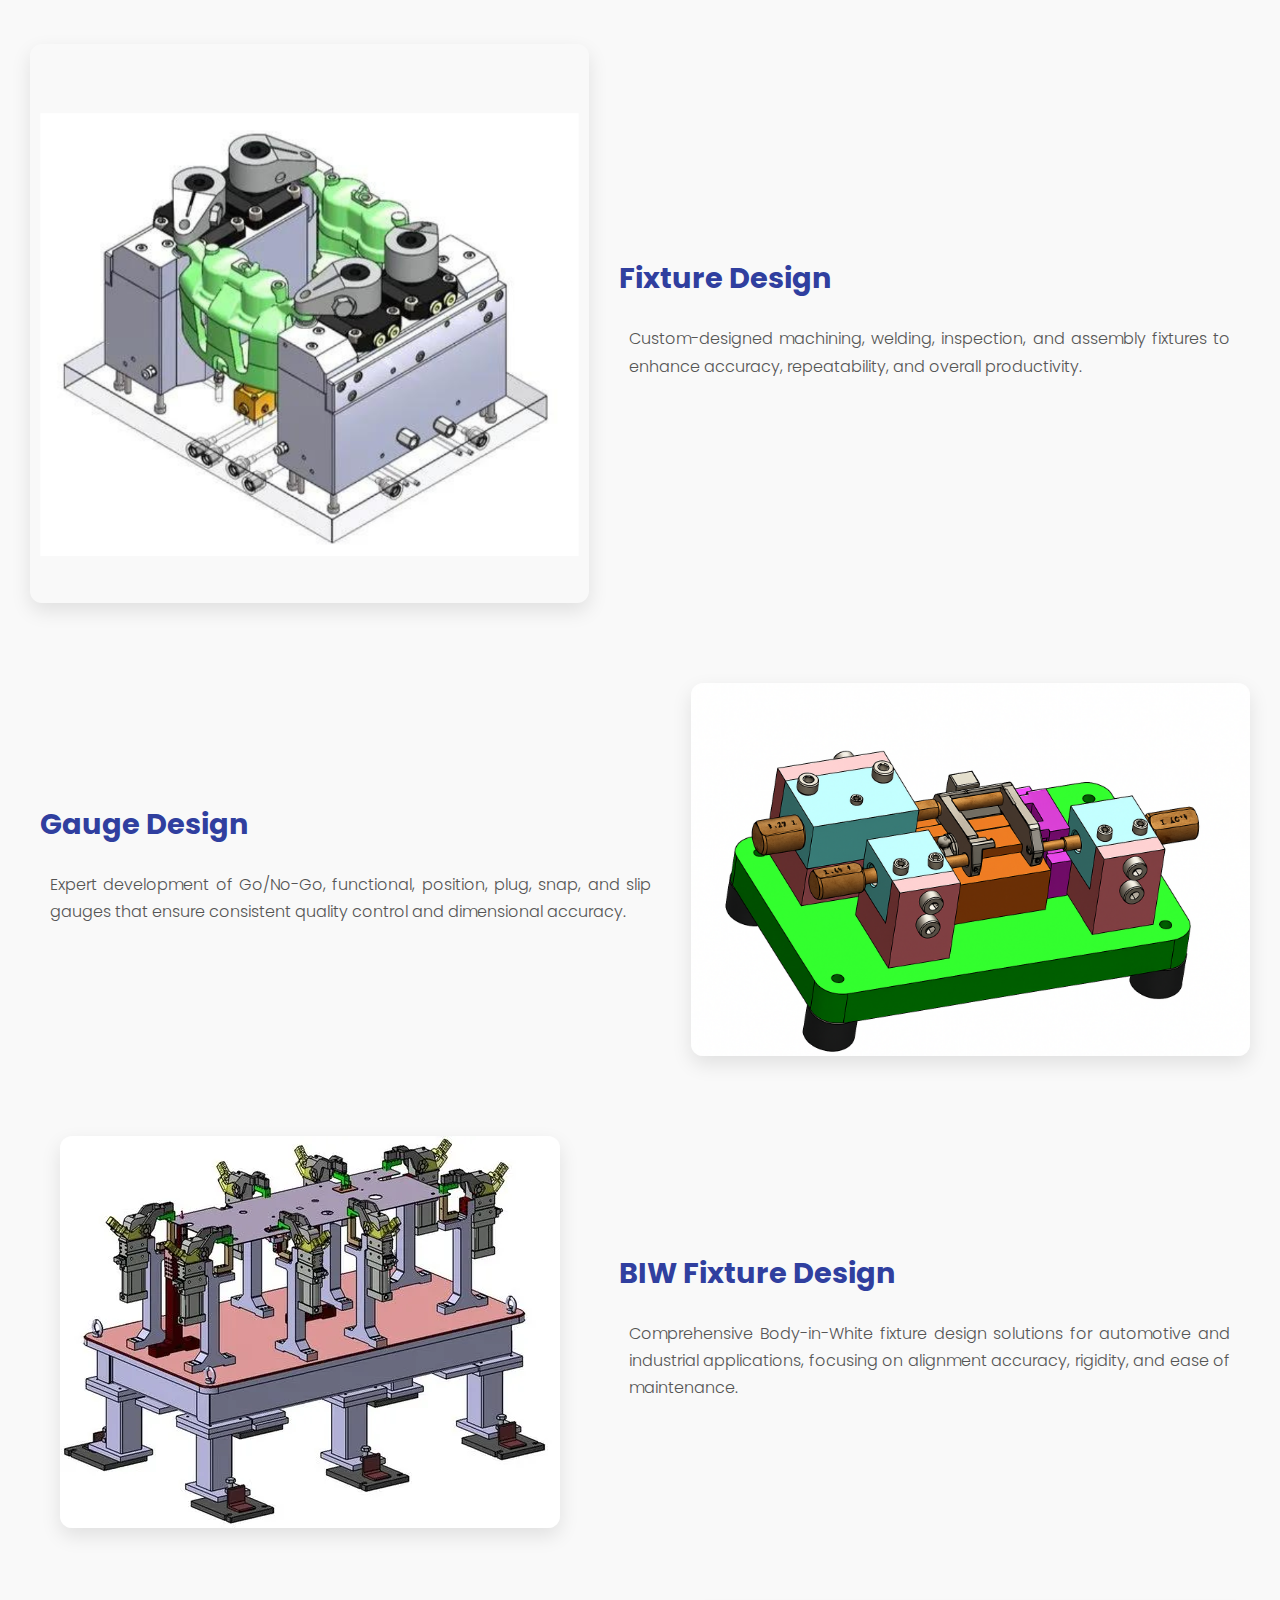
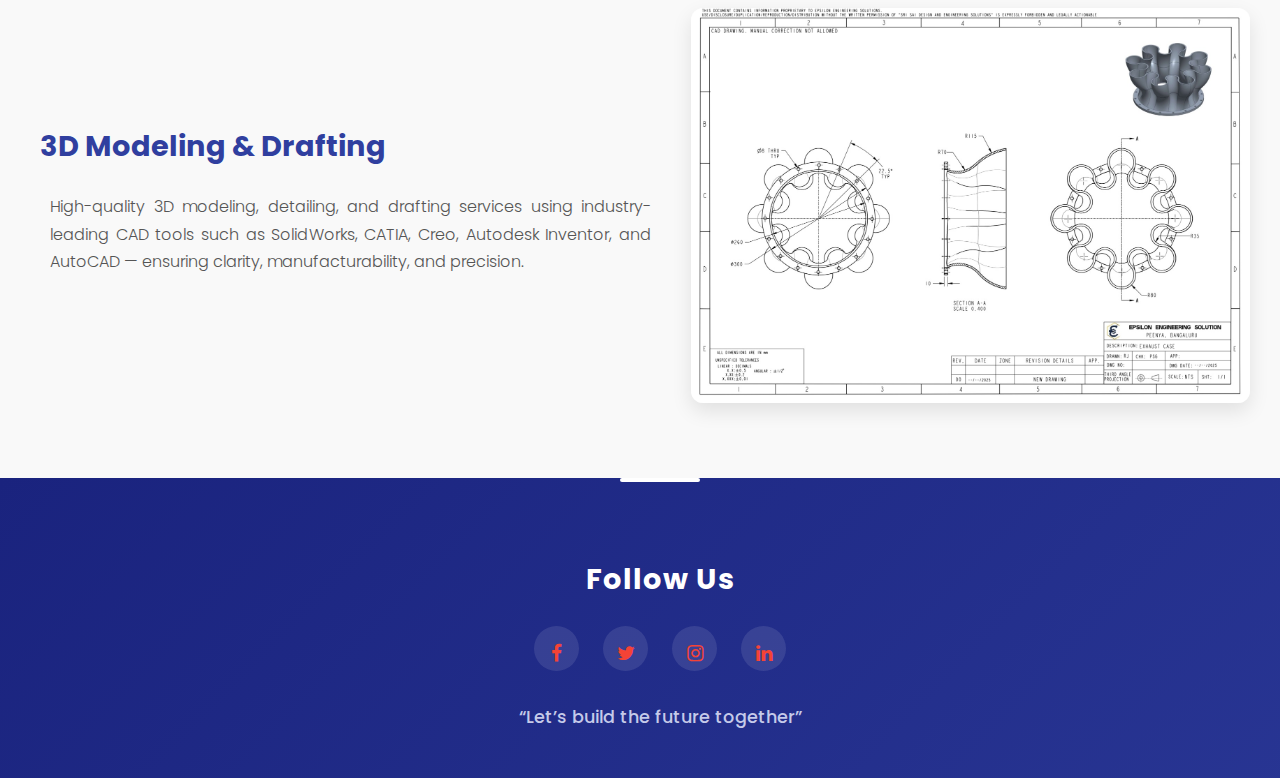
<file: services.html>
<html>

<head>
    <meta name="viewport" content="width=device-width, initial-scale=1.0">
    <title>Epsilon</title>
    <link rel="icon" type="image/jpeg" href="images/Epsilon_Single_Logo.png">

    <link rel="stylesheet" href="style.css">
    <link href="https://fonts.googleapis.com/css?family=Poppins:100,200,300,400,600,700&display=swap" rel="stylesheet">
    <link rel="stylesheet" href="https://stackpath.bootstrapcdn.com/font-awesome/4.7.0/css/font-awesome.min.css">
    <link href="https://fonts.googleapis.com/css2?family=Inter:wght@400;600;700&display=swap" rel="stylesheet">
</head>
<body>
   <section class="header section-spacing">

        <nav>
            <!-- <a href="index.html"><img src="images/Epsilon_Single_Logo.png"></a> -->
            <div class="nav-links" id="navLinks">
                <i class="fa fa-close" onclick="hideMenu()"></i>
                <ul>
                      <li><a href="index.html">HOME</a></li>
                    <li><a href="about.html">ABOUT</a></li>

                    <li><a href="sector.html">SECTORS</a></li>
                    <li><a href="services.html">SERVICES</a></li>

                    <li><a href="contact.html">CONTACT</a></li>
                </ul>
            </div>
            <i class="fa fa-bars" onclick="showMenu()"></i>
        </nav>
        <div class="brand-wrap">
            <div class="brand">
                <h1>EPSILON</h1>
                <h2>ENGINEERING SOLUTIONS</h2>
                <div class="rule" aria-hidden="true"></div>
                <h3 class="q">Where Engineers Meet Your Vision</h3>
            </div>
        </div>
    </section>

<section class="services">
  <h1>Our Services</h1>

  <div class="service-row">
    <div class="service-img">
      <img src="images/NEW_NPD.png" alt="New Product Design">
    </div>
    <div class="service-text">
      <h2>New Product Design & Development</h2>
      <p>Transforming ideas into reality through smart, manufacturable product design. We focus on functionality, performance, and aesthetics to deliver innovative solutions tailored to client needs.</p>
    </div>
  </div>

  <div class="service-row reverse">
    <div class="service-img">
      <img src="images/die-casting-tool-design-7.jpg" alt="Tool Design">
    </div>
    <div class="service-text">
      <h2>Tool Design</h2>
      <p>Specialized in casting, injection molding, forming, and cutting tool design that ensures durability, precision, and manufacturing efficiency.</p>
    </div>
  </div>

  <div class="service-row">
    <div class="service-img">
      <img src="images/FIXTURE.png" alt="Fixture Design">
    </div>
    <div class="service-text">
      <h2>Fixture Design</h2>
      <p>Custom-designed machining, welding, inspection, and assembly fixtures to enhance accuracy, repeatability, and overall productivity.</p>
    </div>
  </div>

  <div class="service-row reverse">
    <div class="service-img">
      <img src="images/gauge design.png" alt="Gauge Design">
    </div>
    <div class="service-text">
      <h2>Gauge Design</h2>
      <p>Expert development of Go/No-Go, functional, position, plug, snap, and slip gauges that ensure consistent quality control and dimensional accuracy.</p>
    </div>
  </div>

  <div class="service-row">
    <div class="service-img">
      <img src="images/BIW.webp" alt="BIW Fixture Design">
    </div>
    <div class="service-text">
      <h2>BIW Fixture Design</h2>
      <p>Comprehensive Body-in-White fixture design solutions for automotive and industrial applications, focusing on alignment accuracy, rigidity, and ease of maintenance.</p>
    </div>
  </div>

  <div class="service-row reverse">
    <div class="service-img">
      <img src="images/image.png" alt="3D Modeling & Drafting">
    </div>
    <div class="service-text">
      <h2>3D Modeling & Drafting</h2>
      <p>High-quality 3D modeling, detailing, and drafting services using industry-leading CAD tools such as SolidWorks, CATIA, Creo, Autodesk Inventor, and AutoCAD — ensuring clarity, manufacturability, and precision.</p>
    </div>
  </div>
</section>

    <section class="footer section-spacing">
  <div class="footer-content">
    <h4>Follow Us</h4>
    <div class="icons">
      <a href="#"><i class="fa fa-facebook"></i></a>
      <a href="#"><i class="fa fa-twitter"></i></a>
      <a href="#"><i class="fa fa-instagram"></i></a>
      <a href="#"><i class="fa fa-linkedin"></i></a>
    </div>

    <a href="#" class="footer-link">
      <p>“Let’s build the future together”</p>
    </a>
  </div>
</section>

</body>
</html>

<style>
    .footer {
  background: linear-gradient(135deg, #1a237e, #283593);
  color: #fff;
  text-align: center;
  padding: 60px 20px 40px;
  font-family: "Poppins", sans-serif;
  position: relative;
}

.footer-content {
  max-width: 800px;
  margin: 0 auto;
}

.footer h4 {
  font-size: 1.8rem;
  font-weight: 700;
  margin-bottom: 25px;
  letter-spacing: 1px;
  color: #ffffff;
}

.footer .icons {
  margin-bottom: 25px;
}

.footer .icons a {
  display: inline-block;
  margin: 0 10px;
  color: #ffffff;
  background: rgba(255, 255, 255, 0.1);
  width: 45px;
  height: 45px;
  line-height: 45px;
  border-radius: 50%;
  font-size: 1.2rem;
  transition: all 0.3s ease;
}

.footer .icons a:hover {
  background: #ffffff;
  color: #1a237e;
  transform: translateY(-4px);
}

.footer-link p {
  color: #c5cae9;
  font-size: 1.1rem;
  font-weight: 500;
  margin-top: 20px;
  transition: color 0.3s ease;
}

.footer-link p:hover {
  color: #fff;
}

.footer::before {
  content: "";
  position: absolute;
  top: 0;
  left: 50%;
  transform: translateX(-50%);
  width: 80px;
  height: 4px;
  background: #ffffff;
  border-radius: 2px;
}
body {
  
overflow-x: hidden;
overflow-y: auto;
}



.services {
  /* padding: 80px 20px; */
    padding: 5px 20px;

  background: #f9f9f9;
  font-family: "Poppins", sans-serif;
}

.services h1 {
  text-align: center;
  font-size: 2.5rem;
  color: #1a237e;
  margin-bottom: 60px;
}

.service-row {
  display: flex;
  align-items: center;
  justify-content: space-between;
  margin-bottom: 60px;
  flex-wrap: wrap;
}

.service-row.reverse {
  flex-direction: row-reverse;
}

.service-img {
  flex: 1 1 45%;
  padding: 10px;
  text-align: center;
}

.service-img img {
  max-width: 100%;
  border-radius: 12px;
  box-shadow: 0 8px 20px rgba(0, 0, 0, 0.1);
}

.service-text {
  flex: 1 1 50%;
  padding: 20px;
}

.service-text h2 {
  font-size: 1.8rem;
  color: #303f9f;
  margin-bottom: 15px;
}

.service-text p {
  font-size: 1rem;
  color: #555;
  line-height: 1.7;
  text-align: justify;
}

@media (max-width: 768px) {
  .service-row,
  .service-row.reverse {
    flex-direction: column;
  }

  .service-img,
  .service-text {
    flex: 1 1 100%;
    text-align: center;
  }

  .service-text {
    padding: 10px 0;
  }
}

</style>
<script>
        var navLinks = document.getElementById("navLinks");

        function showMenu() {
            navLinks.style.right = "0";
        }

        function hideMenu() {
            navLinks.style.right = "-200px";
        }
    </script>
</file>
<file: style.css>
*{
    margin: 0;
    padding: 0;
    font-family: 'Poppins', sans-serif;
}
.header{
    min-height: 70vh;
    width: 100%;
    /* background-image: url(images/EES_banner.png); */
    background: rgb(40 40 67);
    background-position: center;
    background-size: cover;
    position: relative;
    overflow: hidden;
}

nav{
    display: flex;
    padding: 2% 4%;
    justify-content: space-between;
    align-items: center;
}
nav img{
    width: 135px;
}
.nav-links{
    flex: 1;
    text-align: right;
}
.nav-links ul li{
    list-style: none;
    display: inline-block;
    padding: 8px 12px;
    position: relative;
}
.nav-links ul li a{
    color: #fff;
    text-decoration: none;
    font-size: 13px;
}
.nav-links ul li::after{
    content: '';
    width: 0%;
    height: 2px;
    background: #f44336;
    display: block;
    margin: auto;
    transition: .5s;    
}
.nav-links ul li:hover::after{
    width: 100%;
}
nav .fa{
    display: none;
}

.text-box{
    width: 90%;
    color: #fff;
    position: absolute;
    top: 50%;
    left: 50%;
    transform: translate(-50%, -50%);
    text-align: center;
}
.text-box h1{
    font-size: 62px;
}
.text-box p{
    margin: 20px 0 40px;
    font-size: 14px;
    color: #fff;
}
.hero-btn {
    display: inline-block;
    text-decoration: none;
    color: #fff;
    border: 1px solid #fff;
    padding: 12px 34px;
    font-size: 13px;
    background: transparent;
    position: relative;
    cursor: pointer;
    transition: 1s;
}

.hero-btn:hover{
    border: 1px solid #f44336;
    background: #f44336;
}


@media(max-width: 700px)
{
   .nav-links ul li
    {
        display: block;
    }
    .nav-links
    {
        position: fixed;
        background: #f44336;
        height: 100vh;
        width: 200px;
        top: 0;
        right: -200px;
        text-align: left;
        z-index: 2;
        transition: 0.5s;
    }
    .nav-links ul{
        padding: 30px;
    }
    nav .fa{
        display: block;
        color: #fff;
        margin: 10px;
        font-size: 22px;
        cursor: pointer; 
    }
    .text-box h1{
        font-size: 20px;
    }
}

/*---------- course --------*/

.course{
    width: 80%;
    margin: auto;
    text-align: center;
    /* padding-top: 100px; */
    padding-top:40px;
}
h1{
    font-size: 36px;
    font-weight: 600;
}
p{
    color: #777;
    font-size: 14px;
    font-weight: 300;
    line-height: 22px;
    padding: 10px;
}
/* .row{ */
    /* margin-top: 5%; */
    display: flex;
    justify-content: space-between;  
/* } */
  
/* .course-col{ */
    flex-basis: 31%;
    /* background: #fff3f3; */
    background-color: #ccc;
    border-radius: 10px;
    margin-bottom: 5%;
    padding: 20px 12px;
    box-sizing: border-box;
    transition: .5s;
/* } */
h3{
    text-align: center;
    font-weight: 600;
    margin: 10px 0;
}
.course-col:hover{
    box-shadow: 0 0 20px 0px rgba(0, 0, 0, 0.2);
}

@media (max-width:700px){
    .row{
        flex-direction: column;
    }
} 

/*---------------- campus ----------------*/

.campus{
    width: 80%;
    margin: auto;
    text-align: center;
    padding-top: 50px;
}
.campus-col{
    flex-basis: 32%;
    border-radius: 10px;
    margin-bottom: 30px;
    position: relative;
    overflow: hidden;
}
.campus-col img{
    width: 100%;
}

.layer{
    background: transparent;
    height: 100%;
    width: 100%;
    top: 0;
    left: 0;
    position: absolute;
    transition: .5s;
}
.layer:hover{
    background: rgba(226, 0, 0, 0.7);
}
.layer h3{
    width: 100%;
    font-weight: 500;
    color: #fff;
    font-size: 26px;
    bottom: 0;
    left: 50%;
    transform: translateX(-50%);
    position: absolute;
    opacity: 0;
    transition: .5s;
}
.layer:hover h3{
    bottom: 49%;
    opacity: 1;
}

/*-------------- Facilities ----------------*/

.facility{
    width: 80%;
    margin: auto;
    text-align: center;
    padding-top: 100px;
}
.facility-col{
    flex-basis: 31%;
    border-radius: 10px;
    margin-bottom: 5%;
    text-align: left;
}
.facility-col img{
    width: 100%;
    border-radius: 10px;
}
.facility-col p{
    padding: 0;
}
.facility-col h3{
    margin-top: 16px;
    margin-bottom: 15px;
    text-align: left;
}

/*---------------- testimonials ------------------*/

.testimonials{
    width: 80%;
    margin: auto;
    padding-top: 100px;
    text-align: center;
}

.testimonial-col{
    flex-basis: 44%;
    border-radius: 10px;
    margin-bottom: 5%;
    text-align: left;
    background: #fff3f3;
    padding: 25px;
    cursor: pointer;
    display: flex;
}
.testimonial-col img{
    height: 40px;
    margin-left: 5px;
    margin-right: 30px;
    border-radius: 50%;
}
.testimonial-col p{
    padding: 0;
}
.testimonial-col h3{
    margin-top: 15px;
    text-align: left;
}
.testimonial-col .fa{
    color: #f44336;
}

@media(max-width:700px){
    .testimonial-col img{
        margin-left: 0px;
        margin-right: 15px;
    }
}

/*-------- Call To Action ----------*/


.cta{
    margin: 100px auto;
    width: 80%;
    background-image: linear-gradient(rgba(0,0,0,0.7),rgba(0,0,0,0.7)),url(images/banner2.jpg);
    background: rgb(138, 138, 229);
    background-position: center;
    background-size: cover;
    border-radius: 10px;
    text-align: center;
    padding: 100px 0;
}
.cta h1{
    color: #fff;
    margin-bottom: 40px; 
    padding: 0; 
}

@media(max-width:700px){
    .cta h1{
        font-size: 24px;
    }
}

/*--------------Footer---------------*/

.footer{
    width: 100%;
    text-align: center;
    padding: 30px 0;
}
.footer h4{
    margin-bottom: 25px;
    margin-top: 20px;
    font-weight: 600;
}

.icons .fa{
    color: #f44336;
    margin: 0 13px;
    cursor: pointer;
    padding: 18px 0;
}
.fa-heart-o{
    color: #f44336;
}


/*--------------- About Us Page --------------*/


.sub-header{
    height: 50vh;
    width: 100%;
    background-image: linear-gradient(rgba(4,9,30,0.7),rgba(4,9,30,0.7)),url(images/background.jpg);
    background-position: center;
    background-size: cover;
    text-align: center;
    color: #fff;
}
.sub-header h1{
    margin-top: 100px;
}
.about-us{
    width: 80%;
    margin: auto;
    padding-top: 80px;
    padding-bottom: 50px;
}

.about-col{
    flex-basis: 48%;
    padding: 30px 2px;
}
.about-col h1{
    padding-top: 0;
}
.about-col p{
    padding: 15px 0 25px;
}

.hero-btn.red-btn{
    border: 1px solid #f44336;
    background: transparent;
    color: #f44336;
}
.hero-btn.red-btn:hover{
    border: 1px solid #f44336;
    background: #f44336;
    color: #fff;
}
.hero-btn.red-btn::after{
    background: #f44336;
}
.hero-btn.red-btn::before{
    background: #f44336;
}
.content-image{
    flex-basis: 50%;
}
.about-col img{
    width: 100%;
}

/*---------- Blog Page -------------*/

.blog-content{
    width: 80%;
    margin: auto;
    padding: 60px 0;
}
.blog-left{
    flex-basis: 65%;
}
.blog-right{
    flex-basis: 32%;
}
.blog-left img{
    width: 100%;
}
.blog-left h2{
    color: #222;
    font-weight: 600;
    margin: 30px 0;
}
.blog-left p{
    color: #999;
    padding: 0;
}

.blog-right h3{
    background: #f44336;
    color: #fff;
    padding: 7px 0;
    font-size: 16px;
    margin-bottom: 20px;
}
.blog-right div{
    display: flex;
    align-items: center;
    justify-content: space-between;
    color: #555;
    padding: 8px;
    box-sizing: border-box;
}

.comment-box{
    border: 1px solid #ccc;
    margin: 50px 0;
    padding: 10px 20px;
}

.comment-box h3{
    text-align: left;
}
.comment-form input, .comment-form textarea{
    width: 100%;
    padding: 10px;
    margin: 15px 0;
    box-sizing: border-box;
    border: none;
    outline: none;
    background: #f0f0f0;
}
.comment-form button{
    margin: 10px 0;
}


@media (max-width:700px){
    .sub-header h1{
        font-size: 24px;
    }
} 


/*------- Contact Us Page ------------*/

.location{
    width: 80%;
    margin: auto;
    padding: 80px 0;
}
.location iframe{
    width: 100%;
}

.contact-us{
    width: 80%;
    margin: auto;
}
.contact-col{
    flex-basis: 48%;
    margin-bottom: 30px;
}

.contact-col div{
    display: flex;
    align-items: center;
    margin-bottom: 40px;
}

.contact-col div .fa{
    font-size: 28px;
    color: #f44336;
    margin: 10px;
    margin-right: 30px;
}
    
.contact-col div p{
    padding: 0;
}
.contact-col div h5{
    font-size: 20px;
    margin-bottom: 5px;
    color: #555;
    font-weight: 400;
    
}
.contact-col input, .contact-col textarea{
    width: 100%;
    padding: 15px;
    margin-bottom: 17px;
    outline: none;
    border: 1px solid #ccc;
}

.footer-link{
    text-decoration: none;
    color: #777;
}








    /* Container */
:root {
      --primary-dark: #ffffff;   /* EPSILON text color */
      --secondary:    #ffffff;   /* ENGINEERING SOLUTIONS text color */
      --tagline:      #ffffff;   /* Tagline text color */
      --max-width:    900px;
      --gap:          0.4rem;
      --letter-wide:  0.06em;
    }


    .brand-wrap{
      /* min-height: 100%; */
      display: grid;
      place-items: center;
      padding: 4rem 1.5rem;
    }

    .brand{
      width: 100%;
      max-width: var(--max-width);
      text-align: center;
      line-height: 1.15;
    }

    /* EPSILON */
    .brand h1{
      margin: 0;
      font-family: "Montserrat", system-ui, -apple-system, Segoe UI, Roboto, Arial, sans-serif;
      font-weight: 800;
      color: var(--primary-dark);
      letter-spacing: var(--letter-wide);
      font-size: clamp(2.4rem, 7vw, 5rem);
    }

    /* ENGINEERING SOLUTIONS */
    .brand h2{
      margin: var(--gap) 0 0.5rem;
      font-family: "Merriweather", Georgia, "Times New Roman", Times, serif;
      font-weight: 700;
      color: var(--secondary);
      letter-spacing: 0.04em;
      font-size: clamp(1rem, 2.6vw, 1.4rem);
      text-transform: uppercase;
    }

    /* Tagline */
    .brand h3{
      margin: 0.6rem 0 0;
      font-family: "Merriweather", Georgia, "Times New Roman", Times, serif;
      font-weight: 400;
      font-style: italic;
      color: var(--tagline);
      font-size: clamp(0.95rem, 2.2vw, 1.15rem);
      opacity: 0.95;
      quotes: "“" "”" "‘" "’";
    }

    /* Add smart quotes automatically if you omit them in HTML */
    .brand h3.q:before { content: open-quote; }
    .brand h3.q:after  { content: close-quote; }

    /* Optional subtle underline rule under the subheading */
    .rule{
      width: 84px;
      height: 2px;
      margin: 0.6rem auto 0;
      background: color-mix(in oklab, var(--secondary), white 35%);
      border-radius: 999px;
    }

    /* Accessibility tweak for reduced motion users */
    @media (prefers-reduced-motion: no-preference) {
      .brand { animation: fadeIn 500ms ease-out both; }
      @keyframes fadeIn {
        from { opacity: 0; transform: translateY(6px); }
        to   { opacity: 1; transform: translateY(0); }
      }
    }




.course-col {
  flex-basis: 23%;   /* 4 cards per row (100% / 4 = 25%, minus gap) */
  background-color: #ccc;
  border-radius: 10px;
  margin-bottom: 5%;
  padding: 20px 12px;
  box-sizing: border-box;
  transition: 0.5s;
}

.row {
  display: flex;
  justify-content: space-between;
  flex-wrap: wrap; /* allows wrapping if screen is too small */
  gap: 20px;       /* spacing between cards */
}
</file>
